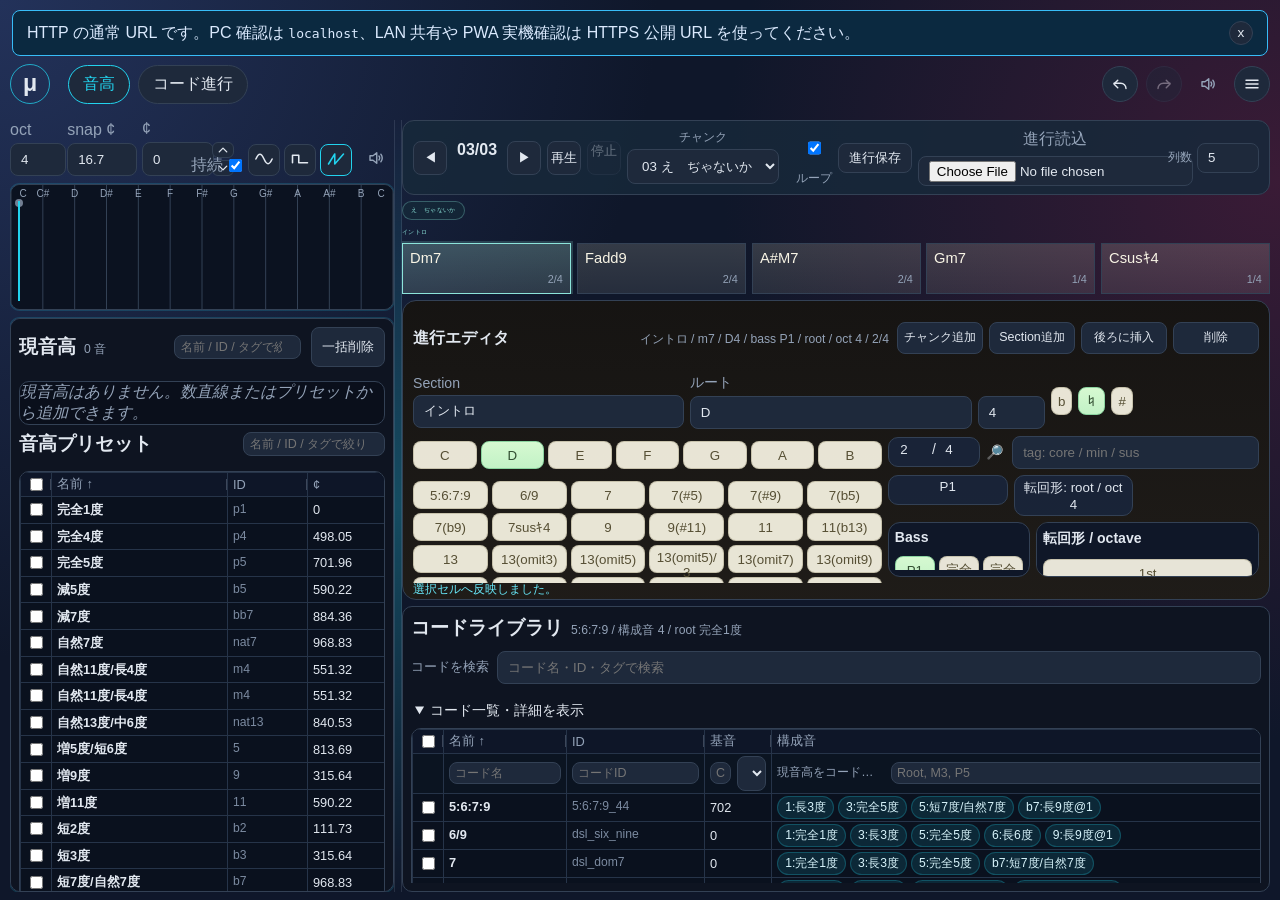
<file: code/index.html>
<!doctype html>
<html lang="ja">
<head>
  <meta charset="UTF-8">
  <meta name="viewport" content="width=device-width, initial-scale=1.0">
  <meta name="theme-color" content="#1f2937">
  <title>μChordbot</title>
  <link rel="manifest" href="./manifest.webmanifest">
  <link rel="icon" href="./icons/icon-192.svg" type="image/svg+xml">
  <link rel="apple-touch-icon" href="./icons/icon-192.svg">
  <link rel="stylesheet" href="./styles.css">
</head>
<body>
  <div id="runtimeWarning" class="runtime-warning hidden" role="alert" aria-live="polite">
    <div id="runtimeWarningMessage" class="runtime-warning-message"></div>
    <button id="runtimeWarningCloseBtn" type="button" class="notice-close" aria-label="close">x</button>
  </div>
  <div id="pwaPrompt" class="pwa-prompt hidden" aria-live="polite">
    <div id="pwaPromptMessage" class="pwa-prompt-message"></div>
    <div class="pwa-prompt-actions">
      <button id="pwaPromptCloseBtn" type="button" class="notice-close" aria-label="close">x</button>
      <button id="installPwaBtn" type="button" hidden>アプリを追加</button>
    </div>
  </div>

  <header class="topbar">
    <div class="brand-nav">
      <h1 class="brand-title">μChordbot</h1>
      <nav class="view-nav" aria-label="画面切替">
        <button type="button" data-view="pitch" class="active">音高</button>
        <button type="button" data-view="progression">コード進行</button>
        <button type="button" data-view="settings">設定</button>
      </nav>
    </div>
    <div class="history-buttons">
      <button id="undoBtn" type="button">元に戻す</button>
      <button id="redoBtn" type="button">やり直す</button>
      <label class="master-volume-inline" title="Master 音量">
        <span class="master-volume-icon" aria-hidden="true">Vol</span>
        <input id="masterVolumeInput" type="range" min="0" max="1" step="0.01" value="0.3" aria-label="Master Volume">
      </label>
    </div>
  </header>

  <main>
    <section id="view-pitch" class="view active">
      <div class="pitch-toolbar">
        <div class="controls-grid pitch-controls">
          <label>オクターブ
            <input id="octaveInput" type="number" min="-2" max="9" step="1" value="4">
          </label>
          <label>スナップ cent
            <input id="snapCentInput" type="number" min="0" max="600" step="0.001" value="16.666">
          </label>
          <label>cent
            <div class="inline-row inline-row-compact">
              <button id="centDownBtn" type="button">-</button>
              <input id="centInput" type="text" inputmode="decimal" value="0">
              <button id="centUpBtn" type="button">+</button>
            </div>
          </label>
          <label class="visually-hidden">microStep
            <input id="microStepInput" type="number" readonly>
          </label>
        </div>

        <div class="controls-grid pitch-options">
          <label class="sustain-toggle" title="未チェックなら押している間のみ出音">
            <span>持続音</span>
            <input id="sustainModeInput" type="checkbox" checked>
            <span aria-hidden="true">ON</span>
          </label>
          <label>波形
            <select id="waveformSelect">
              <option value="sine">sine</option>
              <option value="square">square</option>
              <option value="sawtooth">sawtooth</option>
            </select>
          </label>
          <label>現音高 音量
            <input id="activeNotesVolumeInput" type="range" min="0" max="1" step="0.01" value="0.5">
          </label>
        </div>
      </div>

      <div class="line-wrap">
        <canvas id="pitchLine" width="1000" height="80" aria-label="pitch line"></canvas>
      </div>

      <section class="panel unified-panel active-notes-panel" aria-label="音高ライブラリ">
        <div class="library-stack">
          <section class="library-block" aria-labelledby="activeNotesHeading">
            <div class="library-block-head">
              <div class="library-title-group">
                <h3 id="activeNotesHeading">現音高</h3>
                <span id="activeNotesSummary" class="panel-note"></span>
              </div>
              <input id="activeNotesFilterInput" type="search" class="table-filter-input" placeholder="名前 / ID / タグで絞り込み" aria-label="現音高を検索">
              <button id="clearActiveNotesBtn" type="button">一括削除</button>
            </div>
            <div id="activeNotesList" class="preset-list scroll-list"></div>
          </section>
          <section class="library-block" aria-labelledby="pitchPresetsHeading">
            <div class="library-block-head">
              <div class="library-title-group">
                <h3 id="pitchPresetsHeading">音高プリセット</h3>
                <span id="pitchPresetStatus" class="status-text" aria-live="polite"></span>
              </div>
              <input id="pitchPresetFilterInput" type="search" class="table-filter-input" placeholder="名前 / ID / タグで絞り込み" aria-label="音高プリセットを検索">
            </div>
            <div class="visually-hidden">
              <input id="pitchPresetIdInput" type="text">
              <input id="pitchPresetNameInput" type="text">
              <input id="pitchPresetShortNameInput" type="text">
              <input id="pitchPresetTagsInput" type="text">
              <textarea id="pitchPresetMemoInput" rows="2"></textarea>
              <button id="savePitchPresetBtn" type="button">音高プリセットを保存</button>
            </div>
            <div id="pitchPresetList" class="preset-list scroll-list"></div>
          </section>
        </div>
      </section>

      <section class="panel unified-panel chord-library-panel">
        <div class="panel-heading">
          <div class="panel-heading-block">
            <h3>コードライブラリ</h3>
            <p id="recallChordSummary" class="panel-note"></p>
          </div>
          <div class="panel-heading-actions">
            <p id="chordStatus" class="status-text" aria-live="polite"></p>
            <p id="recallChordStatus" class="status-text" aria-live="polite"></p>
          </div>
        </div>
        <label class="chord-library-search">コードを検索
          <input id="chordTagFilterInput" type="search" placeholder="コード名・ID・タグで検索" autocomplete="off">
        </label>
        <div class="library-controls-grid visually-hidden">
          <label>コードID
            <input id="chordIdInput" type="text" placeholder="CHORD_MAJ">
          </label>
          <label>コード名
            <input id="chordNameInput" type="text" placeholder="Maj">
          </label>
          <label>タグ
            <input id="chordTagsInput" type="text" placeholder="bright, core">
          </label>
          <label>各音ラベル
            <input id="chordLabelsInput" type="text" placeholder="Root, M3, P5">
          </label>
          <label>基音
            <input id="recallRootTextInput" type="text" inputmode="text" placeholder="D#3">
          </label>
          <label>基音プリセット
            <select id="recallRootPresetSelect"></select>
          </label>
          <label>メモ
            <textarea id="chordMemoInput" rows="2" placeholder="メモ"></textarea>
          </label>
        </div>
        <div class="visually-hidden">
          <select id="chordBaseRootSelect"></select>
          <select id="recallChordSelect"></select>
          <select id="recallRootModeSelect">
            <option value="preset" selected>preset</option>
          </select>
          <input id="recallRootOctaveInput" type="number" value="4">
          <button id="loadChordBtn" type="button">現音高に展開</button>
        </div>
        <div class="inline-row library-actions visually-hidden">
          <button id="saveChordBtn" type="button">現音高から保存</button>
        </div>
        <details id="chordLibraryDetails" class="chord-library-details" open>
          <summary>コード一覧・詳細を表示</summary>
          <div id="chordPresetList" class="preset-list scroll-list"></div>
        </details>
      </section>
    </section>

    <section id="view-progression" class="view">
      <div class="progression-toolbar">
        <button id="progPrevBtn" type="button" aria-label="前のチャンク">◀</button>
        <div id="progCounter" class="progression-counter">00/00</div>
        <button id="progNextBtn" type="button" aria-label="次のチャンク">▶</button>
        <button id="playProgBtn" type="button" aria-label="再生">▶</button>
        <button id="stopProgBtn" type="button" aria-label="停止">■</button>
        <label class="progression-columns">
          <span class="progression-columns-label">チャンク</span>
          <select id="progChunkSelect" aria-label="チャンクを選択"></select>
        </label>
        <button id="progMenuToggleBtn" class="progression-menu-toggle" type="button" aria-label="進行メニューを開く" aria-expanded="false" aria-controls="progToolbarActions">その他</button>
        <div id="progToolbarActions" class="progression-toolbar-actions">
          <label class="inline-check loop-inline">
            <input id="progLoopInput" type="checkbox">
            <span>ループ</span>
          </label>
          <button id="progExportBtn" type="button">進行保存</button>
          <label class="file-pick">
            <span>進行読込</span>
            <input id="progImportFileInput" type="file" accept=".mcbp,.json,application/json,text/plain,application/octet-stream,*/*">
          </label>
          <label class="progression-columns">列数
            <input id="progColumnsSelect" type="number" min="1" max="12" step="1" value="4">
          </label>
        </div>
      </div>

      <div id="progressionGrid" class="progression-grid"></div>

      <section id="progressionEditor" class="progression-editor">
        <div class="progression-editor-header">
          <div class="progression-editor-heading">
            <h3>進行エディタ</h3>
            <p id="progSummary" class="panel-note"></p>
          </div>
          <div class="progression-editor-header-actions">
            <button id="progEditorToggleBtn" class="progression-editor-toggle" type="button" aria-expanded="true" aria-controls="progressionEditorBody">編集</button>
            <div class="progression-actions">
              <button id="addProgChunkBtn" type="button">チャンク追加</button>
              <button id="addProgSectionBtn" type="button">Section追加</button>
              <button id="addProgPartBtn" type="button">挿入</button>
              <button id="deleteProgPartBtn" type="button">削除</button>
            </div>
          </div>
        </div>

        <div id="progressionEditorBody" class="progression-editor-body">
          <div class="progression-root-row">
            <label class="progression-root-inline">
              <span>Section</span>
              <input id="progSectionNameInput" type="text" placeholder="Aメロ / B / サビ">
            </label>
            <label class="progression-root-inline">
              <span>ルート</span>
              <span class="progression-root-combo">
                <input id="progRootNoteInput" type="text" inputmode="text" placeholder="D#" aria-label="root note">
                <input id="progRootOctaveInput" type="number" min="-2" max="9" step="1" value="4" aria-label="octave">
              </span>
            </label>
            <div class="quick-row">
              <button id="progFlatBtn" type="button">b</button>
              <button id="progNaturalBtn" type="button">♮</button>
              <button id="progSharpBtn" type="button">#</button>
            </div>
            <div id="progOctaveButtons" class="quick-grid octave-grid visually-hidden">
              <button type="button" data-octave="2">2</button>
              <button type="button" data-octave="3">3</button>
              <button type="button" data-octave="4">4</button>
              <button type="button" data-octave="5">5</button>
            </div>
          </div>

          <div id="progRootLetterButtons" class="quick-grid root-grid">
            <button type="button" data-note="C">C</button>
            <button type="button" data-note="D">D</button>
            <button type="button" data-note="E">E</button>
            <button type="button" data-note="F">F</button>
            <button type="button" data-note="G">G</button>
            <button type="button" data-note="A">A</button>
            <button type="button" data-note="B">B</button>
          </div>

          <div class="progression-choice-tools">
            <label class="progression-token progression-token-input beat-token">
              <span class="progression-token-label">拍:</span>
              <span class="beat-inline">
                <input id="progBeatsNumeratorInput" type="number" min="1" max="32" step="1" value="4" aria-label="beats numerator">
                <span>/</span>
                <input id="progBeatsDenominatorInput" type="number" min="1" max="32" step="1" value="4" aria-label="beats denominator">
              </span>
            </label>
            <label class="progression-filter-label">🔎
              <input id="progChordTagFilterInput" type="text" placeholder="tag: core / min / sus" aria-label="コード種類を検索">
            </label>
          </div>
          <div id="progChordButtonGrid" class="quick-grid chord-grid" tabindex="0" role="region" aria-label="コード種類の候補"></div>

          <div class="progression-voice-editor">
            <div class="progression-voice-row">
              <label class="progression-token progression-token-input">
                <span class="progression-token-label">Bass:</span>
                <input id="progBassInput" type="text" placeholder="P1 / A#2" aria-label="bass pitch">
              </label>
              <button id="progBassPopoverBtn" type="button" class="progression-token" aria-controls="progBassPopover" aria-expanded="false">Bass候補</button>
              <button id="progInversionPopoverBtn" type="button" class="progression-token">転回形</button>
            </div>

            <div class="progression-popover-row" tabindex="0" role="region" aria-label="Bassと転回形の候補">
              <div id="progBassPopover" class="progression-popover">
                <div class="progression-popover-head">
                  <strong>Bass</strong>
                  <button id="progBassClearBtn" type="button">root</button>
                </div>
                <div id="progBassButtonGrid" class="quick-grid pitch-choice-grid"></div>
              </div>

              <div id="progInversionPopover" class="progression-popover">
                <div class="progression-popover-head">
                  <strong>転回形 / octave</strong>
                </div>
                <div id="progVoicingBandGrid" class="quick-grid voicing-band-grid"></div>
                <div id="progInversionButtonGrid" class="quick-grid inversion-grid"></div>
              </div>
            </div>
          </div>

          <p id="progStatus" class="status-text" aria-live="polite"></p>
        </div>
      </section>
    </section>

    <section id="view-settings" class="view">
      <section class="settings-task-section settings-preferences-panel" aria-label="表示と再生の設定">
        <section class="settings-subgroup" aria-labelledby="settingsListHeading">
          <h3 id="settingsListHeading">一覧の幅</h3>
          <div class="controls-grid settings-input-grid settings-list-grid">
            <label>名前列 rem
              <input id="presetNameWidthInput" type="number" min="3.8" max="24" step="0.1" value="5.8">
            </label>
            <label>ID 列 rem
              <input id="presetShortWidthInput" type="number" min="3.2" max="12" step="0.1" value="3.9">
            </label>
            <label>cent 列 rem
              <input id="presetCentWidthInput" type="number" min="3.2" max="10" step="0.1" value="3.8">
            </label>
            <label>タグ列 rem
              <input id="presetTagWidthInput" type="number" min="3.8" max="18" step="0.1" value="5.8">
            </label>
            <label>メモ列 rem
              <input id="presetMemoWidthInput" type="number" min="4.2" max="20" step="0.1" value="6.8">
            </label>
          </div>
        </section>

        <section class="settings-subgroup" aria-labelledby="settingsCellHeading">
          <h3 id="settingsCellHeading">進行セル</h3>
          <div class="controls-grid settings-input-grid settings-cell-grid">
            <label>コード箱 px
              <input id="progressionCellWidthInput" type="number" min="88" max="220" step="4" value="124">
            </label>
          </div>
        </section>

        <section class="settings-subgroup" aria-labelledby="settingsAudioHeading">
          <h3 id="settingsAudioHeading">音と再生</h3>
          <div class="controls-grid settings-input-grid settings-audio-grid">
            <label>A4 Hz
              <input id="a4HzInput" type="number" min="400" max="500" step="0.01" value="440">
            </label>
            <label>BPM
              <input id="bpmInput" type="number" min="5" max="300" step="1" value="130">
            </label>
            <label>位相
              <select id="phaseModeSelect">
                <option value="reset">頭固定</option>
                <option value="continue">連続</option>
              </select>
            </label>
            <label>丸め単位 cent
              <input id="roundUnitInput" type="number" min="0" max="600" step="0.001" value="0">
            </label>
            <label>丸めモード
              <select id="roundingModeSelect">
                <option value="beforeRoot">beforeRoot</option>
                <option value="afterRoot">afterRoot</option>
              </select>
            </label>
          </div>
          <p class="readout">丸め単位を 0 にすると丸め無効です。</p>
        </section>
      </section>

      <section class="settings-task-section settings-io-panel" aria-labelledby="settingsIoHeading">
        <h3 id="settingsIoHeading">入出力</h3>
        <div class="inline-row settings-actions">
          <button id="exportBtn" type="button">project.mcb を書き出し</button>
          <button id="exportLibraryBtn" type="button">library.mcbl を書き出し</button>
          <button id="retryPersistBtn" type="button" hidden>保存を再試行</button>
          <button id="retryAudioBtn" type="button" hidden>音声を再試行</button>
          <label class="file-pick">
            <span>読み込み</span>
            <input id="importFileInput" type="file" accept=".mcb,.mcbl,.json,application/json,text/plain,application/octet-stream,*/*">
          </label>
        </div>
        <p id="persistenceStatus" class="status-text" aria-live="polite"></p>
        <p id="manageStatus" class="status-text" aria-live="polite"></p>
      </section>

      <section class="settings-task-section settings-runtime-panel" aria-labelledby="settingsRuntimeHeading">
        <div class="settings-status-line">
          <h3 id="settingsRuntimeHeading">アプリ状態</h3>
          <button id="runtimeRefreshBtn" type="button">更新を反映</button>
        </div>
        <p id="runtimeInfoText" class="readout"></p>
      </section>
    </section>
  </main>

  <script src="./pwa-version.js"></script>
  <script type="module" src="./src/app.js"></script>
</body>
</html>
</file>
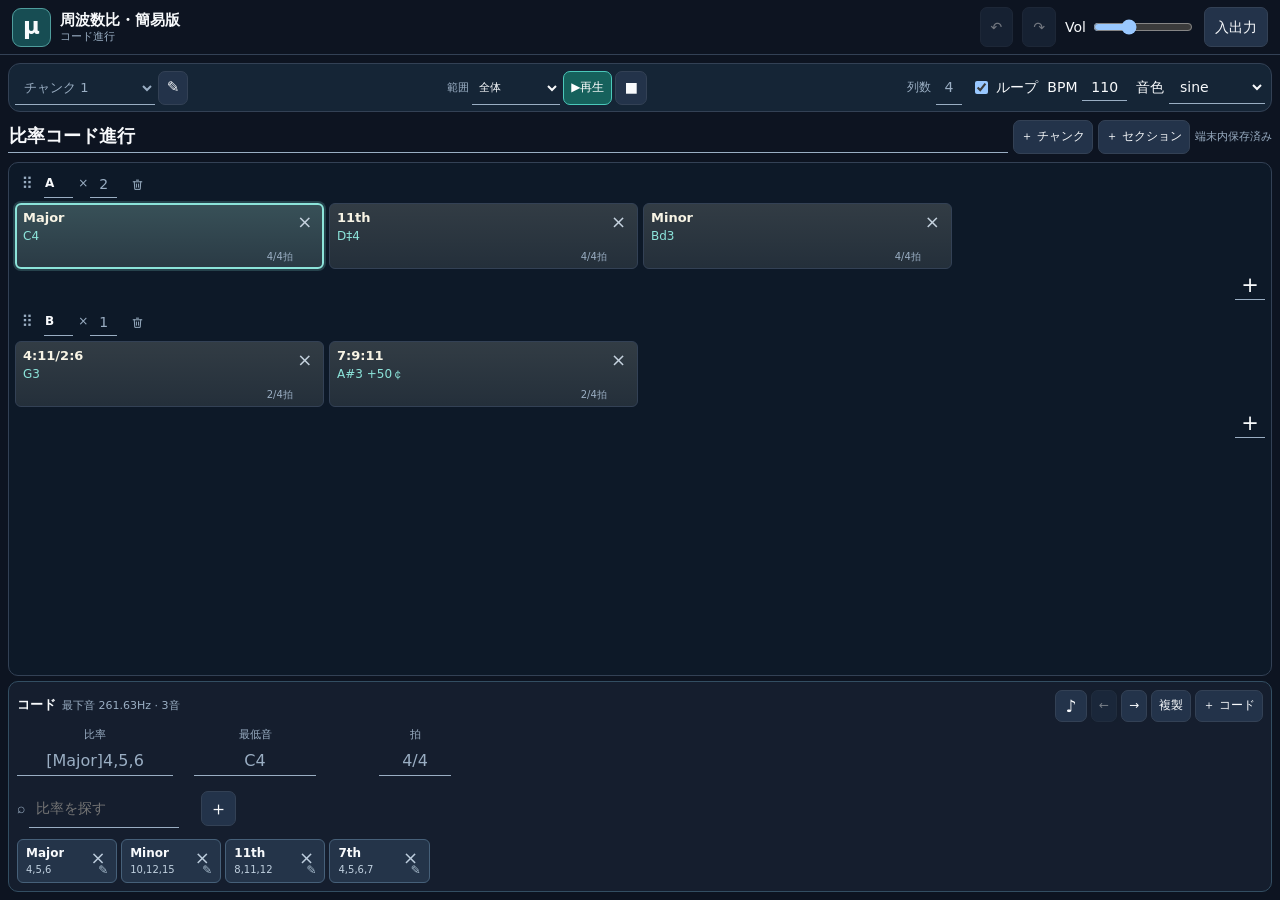
<file: code/ratio-mode/index.html>
<!doctype html>
<html lang="ja">
<head>
  <meta charset="UTF-8">
  <meta name="viewport" content="width=device-width, initial-scale=1.0">
  <meta name="theme-color" content="#1f2937">
  <title>周波数比・簡易版 | μChordbot</title>
  <link rel="stylesheet" href="./style.css">
</head>
<body>
  <!-- Derived from the existing μChordbot code/index.html progression workspace.
       Ratio-domain values and actions are supplied by ratio-mode/app.js. -->
  <div class="app ratio-app">
    <header class="topbar">
      <div class="brand-nav">
        <a class="brand-title ratio-back" href="../" aria-label="μChordbot 通常版に戻る">μ</a>
        <div class="ratio-mode-label"><strong>周波数比・簡易版</strong><small>コード進行</small></div>
      </div>
      <div class="history-buttons">
        <button id="undo" type="button" title="元に戻す" aria-label="元に戻す">↶</button>
        <button id="redo" type="button" title="やり直す" aria-label="やり直す">↷</button>
        <label class="master-volume-inline" title="Master 音量"><span aria-hidden="true">Vol</span>
          <input id="masterVolume" type="range" min="0" max="1" step=".01" value=".3" aria-label="マスター音量">
        </label>
        <button id="openIO" type="button" aria-label="データの入出力" title="データの入出力"><span class="io-label">入出力</span><span class="io-icon" aria-hidden="true">⇅</span></button>
      </div>
    </header>
    <main class="ratio-main">
      <section id="view-progression" class="view active" aria-label="周波数比コード進行">
        <div class="progression-toolbar">
          <div class="progression-section-nav">
            <div class="progression-columns ratio-chunk-jump"><span>チャンク</span><div class="ratio-chunk-field"><select id="chunkJump" aria-label="チャンクを選択"></select><input id="chunkInlineName" type="text" maxlength="64" hidden aria-label="チャンク名をその場で編集" autocomplete="off"><button id="chunkReorderToggle" type="button" aria-label="チャンクを並べ替え" title="チャンクを掴んで移動" aria-controls="chunkOrderPanel" aria-expanded="false" hidden>⠿</button></div></div>
            <div id="chunkOrderPanel" class="ratio-chunk-order-panel" role="group" aria-label="チャンクの順番を変更" hidden></div>
            <button id="renameChunk" type="button" class="ratio-inline-action" title="チャンク名を編集" aria-label="選択チャンクの名前を編集">✎</button>
            <button id="removeChunk" type="button" class="ratio-inline-action danger" title="チャンクを削除（元に戻せます）" aria-label="選択チャンクを削除">×</button>
          </div>
          <div class="progression-transport">
            <label class="ratio-play-scope" title="現在の再生範囲"><span class="ratio-scope-caption">範囲</span><select id="playScope" aria-label="再生する範囲を選択">
              <option value="all">全体</option><option value="chunk">チャンク</option><option value="section">セクション</option>
            </select></label>
            <button id="play" type="button" class="primary" aria-label="選択コードから再生、再度押すと再スタート"><span class="play-icon" aria-hidden="true">▶</span><span class="play-word"> 再生</span></button>
            <button id="stop" type="button" aria-label="再生を停止" title="停止">■</button>
            <button id="progMenuToggleBtn" class="progression-menu-toggle" type="button" aria-label="その他の操作・設定を開く" aria-expanded="false" aria-controls="progToolbarActions">設定</button>
          </div>
          <div id="progToolbarActions" class="progression-toolbar-actions">
            <label class="progression-columns ratio-column-setting">列数 <input id="gridColumns" type="text" inputmode="numeric" readonly value="4" aria-label="コード箱の列数、上下スライド・ダブルタップで編集"><span id="effectiveColumns" class="ratio-effective-columns" hidden aria-live="polite"></span></label>
            <label class="inline-check loop-inline"><input id="loop" type="checkbox" checked><span>ループ</span></label>
            <label>BPM <input id="bpm" type="text" inputmode="numeric" readonly value="110" aria-label="BPM、上下スライド・ダブルタップで編集"></label>
            <label>音色 <select id="wave"><option value="sine">sine</option><option value="square">square</option><option value="sawtooth">sawtooth</option></select></label>
            <label class="mobile-volume">音量 <input id="masterVolumeMobile" type="range" min="0" max="1" step=".01" value=".3" aria-label="マスター音量"></label>
          </div>
        </div>
        <div class="progression-heading-bar">
          <input id="title" type="text" aria-label="進行名" maxlength="120" value="比率コード進行">
          <button id="newChunk" type="button">＋ チャンク</button>
          <button id="newSection" type="button">＋ セクション</button>
          <span id="saveState" role="status">端末内保存</span>
        </div>
        <div id="timeline" class="progression-grid" role="region" aria-label="コード進行一覧" tabindex="0"></div>
        <button id="offscreenPlayback" class="ratio-offscreen-playback" type="button" hidden aria-label="現在の再生コードへ移動"></button>
        <section id="progressionEditor" class="progression-editor editor" aria-label="選択コードの編集">
          <div class="progression-editor-header">
            <div class="progression-editor-heading">
              <h3>コード</h3>
              <p id="hzReadout" class="readout" aria-live="polite"></p>
            </div>
            <div class="progression-editor-header-actions">
              <button id="preview" type="button" aria-label="選択コードの再試聴" title="選択コードを再試聴">♪</button>
              <div class="progression-actions">
                <button id="moveLeft" type="button" title="コードを左へ移動" aria-label="コードを左へ移動">←</button>
                <button id="moveRight" type="button" title="コードを右へ移動" aria-label="コードを右へ移動">→</button>
                <button id="duplicate" type="button" aria-label="選択コードを複製">複製</button>
                <button id="addStep" type="button" aria-label="新しいコードを追加">＋ コード</button>
              </div>
            </div>
          </div>
          <div id="progressionEditorBody" class="progression-editor-body">
            <div class="progression-root-row">
              <label class="ratio-field">比率
                <input id="editExpr" type="text" spellcheck="false" autocomplete="off" placeholder="例 4:11/2:6" title="4:11/2:6 と 8:11:12 は同じ比率。/ は各成分内の分数">
              </label>
              <label class="pitch-field">最低音
                <input id="editPitch" type="text" readonly spellcheck="false" autocomplete="off" placeholder="C4" title="上へ滑らせてC→D→…→B→次のC。左右は50セント刻み。ダブルクリック／ダブルタップで直接入力。" aria-label="最低音、スライドで7×5四分音表、ダブルクリックで直接編集">
              </label>
              <label class="beats-field">拍
                <input id="editBeats" type="text" readonly inputmode="text" autocomplete="off" title="4×4格子を上下左右にスライドして分子／分母を変更。ダブルクリックで直接入力。" aria-label="分子／分母の拍数、上下で分子・左右で分母をスライド、ダブルクリックで直接編集">
              </label>
            </div>
            <div class="progression-choice-tools">
              <label class="progression-filter-label"><span aria-hidden="true">⌕</span>
                <input id="presetSearch" type="search" placeholder="比率を探す" aria-label="比率候補を検索">
              </label>
              <button id="openPresetManager" class="ratio-small-action" type="button" aria-label="名前付き比率を追加" title="[名前]比率をその場で登録">＋</button>
            <div id="presetInlineRow" class="ratio-preset-inline" hidden>
              <input id="presetInlineInput" type="text" autocomplete="off" spellcheck="false" placeholder="[名前]4:11/2:6" aria-label="名前付き比率を [名前]比率 で直接登録・編集">
              <button id="presetInlineCancel" type="button" title="編集を取り消す" aria-label="名前付き比率の編集を取り消す">取消</button>
            </div>
            </div>
            <div id="presetChips" class="quick-grid chord-grid" tabindex="0" role="region" aria-label="周波数比の候補"></div>
            <p id="status" class="status-text" role="status" aria-live="polite"></p>
          </div>
        </section>
      </section>
    </main>
    <div id="pitchFlickPanel" class="pitch-flick-panel" hidden aria-hidden="true">
      <div id="pitchFlickValue" class="pitch-flick-value"></div>
      <div id="pitchFlickGrid" class="pitch-flick-grid" aria-hidden="true"></div>
      <div class="pitch-flick-caption">↑ C→D→…→B→次のC　左右 ±50￠</div>
    </div>
    <div id="beatsFlickPanel" class="pitch-flick-panel beats-flick-panel" hidden aria-hidden="true">
      <div id="beatsFlickValue" class="pitch-flick-value"></div>
      <div id="beatsFlickGrid" class="beats-flick-grid" aria-hidden="true"></div>
      <div class="pitch-flick-caption">縦 分子 ／ 横 分母　離して確定</div>
    </div>
  </div>
  <dialog id="ioDialog" aria-label="コード進行の入出力">
    <div class="dialog-header"><strong>コード進行の入出力</strong><button type="button" id="ioClose" aria-label="閉じる">×</button></div>
    <div class="dialog-options"><label>形式 <select id="ioFormat"><option value="text">進行テキスト</option><option value="json">JSON</option></select></label><button type="button" id="ioExport">表示・コピー用</button><button type="button" id="ioDownload">ファイル保存</button></div>
    <textarea id="ioText" spellcheck="false" rows="14" placeholder="進行データを貼り付け"></textarea>
    <div class="dialog-options"><label class="file-label">ファイル読込 <input id="ioFile" type="file" accept=".json,.txt,application/json,text/plain"></label><button type="button" id="ioImport" class="primary">このデータを読み込む</button></div>
    <p id="ioStatus" role="status"></p>
  </dialog>
  <script type="module" src="./app.js"></script>
</body>
</html>
</file>
<file: code/styles.css>
/* JS controls disclosure via the HTML hidden property across all viewport sizes. */
[hidden] { display: none !important; }
:root {
  --bg: #0f172a;
  --bg-soft: #1e293b;
  --fg: #e2e8f0;
  --muted: #94a3b8;
  --accent: #22d3ee;
  --accent-2: #fb7185;
  --panel: #111827;
  --pitch-name-col: 5.8rem;
  --pitch-id-col: 3.9rem;
  --pitch-cent-col: 3.8rem;
  --pitch-tags-col: 5.8rem;
  --pitch-memo-col: 6.8rem;
  --active-name-col: 5.8rem;
  --active-id-col: 3.9rem;
  --active-cent-col: 3.8rem;
  --active-tags-col: 5.8rem;
  --active-memo-col: 6.8rem;
  --chord-name-col: 5.8rem;
  --chord-id-col: 3.9rem;
  --chord-root-col: 4.2rem;
  --chord-tones-col: 6.8rem;
  --chord-tags-col: 5.8rem;
  --chord-memo-col: 6.9rem;
  --chord-choice-width: 124px;
  --text-compact: clamp(0.75rem, 0.78vw, 0.875rem);
}

* { box-sizing: border-box; }
html,
body {
  height: 100%;
  margin: 0;
  font-family: "Segoe UI", "Noto Sans JP", sans-serif;
  color: var(--fg);
  background:
    radial-gradient(circle at 0% 0%, #23325a 0%, transparent 42%),
    radial-gradient(circle at 100% 20%, #3a1b36 0%, transparent 38%),
    var(--bg);
  overflow: hidden;
}
body {
  min-height: 100vh;
  display: grid;
  grid-template-rows: auto auto auto minmax(0, 1fr);
}

.topbar, main {
  width: min(100vw - 16px, 1760px);
  margin: 0 auto;
  padding: 8px 2px;
}
main {
  min-height: 0;
  height: 100%;
  overflow: hidden;
}
.topbar { display: flex; justify-content: space-between; align-items: center; gap: 12px; }
.brand-nav {
  display: flex;
  align-items: center;
  gap: 18px;
  min-width: 0;
  flex-wrap: wrap;
}
.brand-title {
  width: 40px;
  height: 40px;
  margin: 0;
  border: 1px solid rgba(34, 211, 238, 0.75);
  border-radius: 999px;
  display: grid;
  place-items: center;
  color: var(--fg);
  font-size: 1.45rem;
  font-weight: 800;
  line-height: 1;
  overflow: hidden;
}
.runtime-warning,
.pwa-prompt {
  width: min(1380px, calc(100vw - 24px));
  margin: 10px auto 0;
  border-radius: 8px;
}
.runtime-warning {
  display: flex;
  gap: 10px;
  align-items: flex-start;
  padding: 10px 14px;
  border: 1px solid #f59e0b;
  background: #3b2808;
  color: #fde68a;
  line-height: 1.45;
}
.runtime-warning.hidden { display: none; }
.runtime-warning[data-tone="info"] {
  border-color: #38bdf8;
  background: #0b2940;
  color: #dbeafe;
}
.runtime-warning[data-tone="success"] {
  border-color: #34d399;
  background: #082f25;
  color: #d1fae5;
}
.pwa-prompt {
  padding: 12px 14px;
  border: 1px solid #334155;
  background: rgba(15, 23, 42, 0.92);
  display: flex;
  gap: 12px;
  justify-content: space-between;
  align-items: center;
}
.pwa-prompt.hidden { display: none; }
.pwa-prompt-message { color: var(--fg); line-height: 1.5; }
.pwa-prompt-actions { display: flex; gap: 10px; align-items: center; }
.runtime-warning-message { flex: 1 1 auto; }
.notice-close {
  min-width: 24px;
  width: 24px;
  height: 24px;
  padding: 0;
  border-radius: 999px;
  line-height: 1;
  font-size: 0.85rem;
}

.history-buttons, .inline-row { display: flex; gap: 8px; align-items: center; }
.history-buttons { flex-wrap: wrap; justify-content: flex-end; }
.icon-button {
  width: 36px;
  min-width: 36px;
  height: 36px;
  padding: 0;
  display: inline-grid;
  place-items: center;
  border-radius: 999px;
  color: var(--fg);
}
.icon-button svg {
  display: block;
  width: 18px;
  height: 18px;
  fill: none;
  stroke: currentColor;
  stroke-width: 1.9;
  stroke-linecap: round;
  stroke-linejoin: round;
}
.master-volume-icon svg {
  display: block;
  width: 18px;
  height: 18px;
  fill: none;
  stroke: currentColor;
  stroke-width: 1.9;
  stroke-linecap: round;
  stroke-linejoin: round;
}
.settings-menu-button svg,
.inline-volume-icon svg {
  display: block;
  width: 18px;
  height: 18px;
  fill: none;
  stroke: currentColor;
  stroke-width: 1.9;
  stroke-linecap: round;
  stroke-linejoin: round;
}
.settings-drawer {
  position: fixed;
  top: 58px;
  right: 12px;
  z-index: 50;
  width: min(720px, calc(100vw - 24px));
  height: min(760px, calc(100vh - 72px));
  max-height: calc(100vh - 72px);
  overflow: hidden;
  display: grid;
  grid-template-rows: auto auto minmax(0, 1fr);
  gap: 8px;
  padding: 10px;
  border: 1px solid #334155;
  border-radius: 14px;
  background: rgba(10, 16, 28, 0.97);
  box-shadow: 0 18px 42px rgba(0, 0, 0, 0.38);
}
.settings-drawer[hidden] { display: none; }
.settings-drawer-head,
.settings-drawer-links {
  display: flex;
  align-items: center;
  gap: 6px;
}
.settings-drawer-head { justify-content: space-between; min-height: 36px; }
.settings-drawer-links button {
  flex: 1 1 0;
  min-width: 0;
  min-height: 40px;
  padding: 4px 6px;
  font-size: 0.78rem;
  line-height: 1.2;
  white-space: normal;
}
.settings-drawer-links .settings-ratio-link {
  flex: 1 1 0;
  display: flex;
  align-items: center;
  justify-content: center;
  text-align: center;
  min-width: 0;
  min-height: 40px;
  padding: 4px 6px;
  font-size: 0.78rem;
  line-height: 1.2;
  white-space: normal;
  color: var(--accent);
  text-decoration: none;
  border: 1px solid var(--border, #334155);
  border-radius: 8px;
}
.settings-drawer-links .settings-ratio-link:hover { border-color: var(--accent); }
.settings-drawer-body {
  display: grid;
  grid-auto-rows: max-content;
  align-content: start;
  gap: 8px;
  min-height: 0;
  overflow-y: auto;
  overscroll-behavior: contain;
}
.settings-drawer-body[hidden],
.settings-drawer [data-menu-panel][hidden] {
  display: none !important;
}
.settings-drawer [data-menu-panel] {
  grid-row: 3;
  min-height: 0;
  overflow-y: auto;
  overscroll-behavior: contain;
}
.settings-drawer .panel {
  margin: 0;
  padding: 8px;
}
.settings-drawer .panel-heading { margin-bottom: 6px; }
.settings-task-section {
  display: grid;
  align-content: start;
  gap: 10px;
  min-width: 0;
  padding-bottom: 10px;
  border-bottom: 1px solid rgba(148, 163, 184, 0.24);
}
.settings-task-section:last-child { padding-bottom: 0; border-bottom: 0; }
.settings-task-section > h3,
.settings-subgroup > h3 {
  margin: 0;
  color: var(--fg);
  font-size: 0.9rem;
}
.settings-preferences-panel {
  gap: 12px;
}
.settings-subgroup {
  display: grid;
  align-content: start;
  gap: 6px;
  min-width: 0;
}
.settings-subgroup + .settings-subgroup {
  padding-top: 10px;
  border-top: 1px solid rgba(148, 163, 184, 0.16);
}
.settings-drawer .settings-input-grid {
  display: grid;
  gap: 6px;
  min-width: 0;
}
.settings-drawer .settings-list-grid {
  grid-template-columns: repeat(auto-fit, minmax(88px, 1fr));
}
.settings-drawer .settings-audio-grid {
  grid-template-columns: repeat(auto-fit, minmax(112px, 1fr));
}
.settings-drawer .settings-cell-grid {
  grid-template-columns: minmax(120px, 180px);
}
.settings-input-grid > label {
  min-width: 0;
  font-size: 0.76rem;
}
.settings-input-grid input[type="number"],
.settings-input-grid select {
  width: 100%;
  max-width: 100%;
  min-width: 0;
  font-size: 16px;
}
.settings-input-grid input,
.settings-input-grid select { min-height: 40px; }
.settings-actions {
  display: grid;
  grid-template-columns: repeat(2, minmax(0, 1fr));
  gap: 8px;
}
.settings-actions .file-pick { grid-column: 1 / -1; }
.settings-status-line {
  display: flex;
  align-items: center;
  justify-content: space-between;
  gap: 8px;
}
.settings-status-line h3 { margin: 0; font-size: 0.9rem; }
.settings-runtime-panel .readout { margin: 0; }
.settings-runtime-panel button { min-height: 40px; }

.master-volume-inline {
  width: 36px;
  min-width: 36px;
  height: 36px;
  padding: 0;
  display: inline-grid;
  place-items: center;
}
.master-volume-inline input { width: 112px; padding: 0; border: 0; background: transparent; }
.master-volume-icon { font-size: 1rem; line-height: 1; }
.hover-volume {
  position: relative;
  overflow: visible;
}
.hover-volume input[type="range"] {
  position: absolute;
  left: 50%;
  top: calc(100% + 6px);
  transform: translateX(-50%);
  width: 0;
  opacity: 0;
  pointer-events: none;
  z-index: 10;
}
.hover-volume:hover input[type="range"],
.hover-volume:focus-within input[type="range"] {
  left: 50%;
  top: calc(100% + 6px);
  width: 116px;
  opacity: 1;
  pointer-events: auto;
  transform: translateX(-50%);
}
.active-notes-volume-shell {
  width: 36px;
  min-width: 36px;
}
.inline-check {
  display: inline-flex;
  align-items: center;
  gap: 6px;
  color: var(--muted);
}
button, select, input, textarea {
  background: var(--bg-soft);
  color: var(--fg);
  border: 1px solid #334155;
  border-radius: 8px;
  padding: 8px 10px;
}
textarea { resize: vertical; }
button { cursor: pointer; }
button.active, .view-nav button.active {
  border-color: var(--accent);
  color: var(--accent);
}
button:disabled { opacity: 0.4; cursor: default; }
input[type="range"] { padding: 0; }
input, select, textarea { width: 100%; }
input[type="checkbox"] { width: auto; }

.view-nav { display: flex; gap: 8px; flex-wrap: wrap; }
.view-nav button {
  padding: 8px 14px;
  border-radius: 999px;
  font-size: 0.98rem;
}
.view { display: none; }
.view.active { display: block; min-height: 0; overflow: hidden; animation: fade 180ms ease-out; }

body.workspace-combined main {
  display: grid;
  grid-template-columns:
    minmax(280px, var(--workspace-left-col, clamp(320px, 30vw, 520px)))
    8px
    minmax(0, 1fr);
  grid-template-rows: minmax(0, 1fr);
  gap: 0;
  align-items: stretch;
}
body.workspace-combined #view-pitch.active {
  display: grid;
  grid-column: 1;
  grid-row: 1;
  grid-template-rows: auto auto minmax(0, 1fr);
  gap: 8px;
  min-width: 0;
  min-height: 0;
}
body.workspace-combined #view-progression.active {
  display: grid;
  grid-column: 3;
  grid-row: 1;
  grid-template-columns: minmax(0, 1fr);
  grid-template-rows: auto auto minmax(220px, 0.8fr) minmax(0, 1fr);
  align-items: stretch;
  gap: 6px;
  min-width: 0;
  min-height: 0;
  max-height: 100%;
  overflow: hidden;
}
body.workspace-combined .pitch-toolbar {
  grid-row: 1;
  margin-bottom: 0;
}
body.workspace-combined .line-wrap {
  grid-row: 2;
  height: clamp(104px, 14vh, 138px);
  margin-bottom: 0;
}
body.workspace-combined .active-notes-panel {
  grid-row: 3;
  margin-top: 0;
  max-height: none;
  min-height: 0;
}
body.workspace-combined .progression-editor {
  grid-column: auto;
  grid-row: auto;
  width: 100%;
  max-width: 100%;
  max-height: 38vh;
  overflow: auto;
  margin-top: 0;
  min-width: 0;
}
body.workspace-combined .progression-toolbar {
  grid-column: auto;
  grid-row: auto;
  display: grid;
  grid-template-columns: 34px max-content 34px 34px 34px minmax(90px, 1fr) max-content max-content minmax(180px, 1.5fr) max-content;
  gap: 6px;
  justify-items: start;
  align-items: center;
}
body.workspace-combined .progression-toolbar > button,
body.workspace-combined .progression-counter {
  min-width: 34px;
  width: 34px;
  height: 34px;
  padding: 0;
  justify-self: start;
}
body.workspace-combined #view-progression.active {
  grid-template-rows: auto auto minmax(300px, 1fr) minmax(200px, 1fr);
}
body.workspace-combined .progression-editor {
  display: grid;
  grid-template-rows: auto minmax(0, 1fr);
  min-height: 0;
  overflow: hidden;
}
body.workspace-combined .progression-editor-body {
  display: grid;
  grid-template-columns: minmax(0, 1.2fr) minmax(0, 0.95fr);
  grid-template-rows: auto auto minmax(0, 1fr) auto;
  grid-template-areas:
    "root root"
    "notes tools"
    "chords voices"
    "status status";
  gap: 6px;
  min-width: 0;
  min-height: 0;
  height: 100%;
  max-height: calc(38vh - 3.5rem);
  overflow: hidden;
}
body.workspace-combined .progression-root-row { grid-area: root; grid-column: auto; }
body.workspace-combined #progRootLetterButtons {
  grid-area: notes;
  grid-column: auto;
  grid-row: auto;
  grid-template-columns: repeat(7, minmax(0, 1fr));
  width: 100%;
  justify-self: stretch;
  align-self: start;
}
body.workspace-combined .progression-choice-tools {
  grid-area: tools;
  grid-column: auto;
  grid-row: auto;
  grid-template-columns: max-content minmax(0, 1fr);
  align-self: center;
}
body.workspace-combined .progression-choice-tools > .beat-token,
body.workspace-combined .progression-choice-tools > .progression-filter-label {
  grid-column: auto;
}
body.workspace-combined #progChordButtonGrid {
  grid-area: chords;
  grid-column: auto;
  grid-row: auto;
  width: 100%;
  height: 100%;
  max-height: 240px;
  min-height: 0;
  overflow-y: auto;
  overscroll-behavior-y: contain;
  align-content: start;
}
body.workspace-combined .progression-voice-editor {
  grid-area: voices;
  display: grid;
  grid-template-rows: auto minmax(0, 1fr);
  gap: 6px;
  min-width: 0;
  min-height: 0;
  overflow: hidden;
}
body.workspace-combined .progression-voice-row {
  grid-column: auto;
  grid-row: auto;
  min-width: 0;
  margin: 0;
}
body.workspace-combined .progression-popover-row {
  display: grid;
  grid-column: auto;
  grid-row: auto;
  grid-template-columns: repeat(2, minmax(0, 1fr));
  align-items: stretch;
  min-width: 0;
  min-height: 0;
  height: 100%;
  overflow: auto;
}
body.workspace-combined .progression-popover {
  min-height: 0;
  overflow-y: auto;
  overscroll-behavior-y: contain;
}
body.workspace-combined #progStatus {
  grid-area: status;
  grid-column: auto;
  grid-row: auto;
}
body.workspace-combined .progression-toolbar-actions {
  grid-column: 1 / -1;
  grid-row: 2;
  width: 100%;
}
body.workspace-combined #stopProgBtn {
  display: inline-grid;
}
body.workspace-combined .progression-counter {
  padding-inline: 4px;
  letter-spacing: 0;
}
body.workspace-combined .progression-grid {
  grid-column: auto;
  grid-row: auto;
  min-height: 0;
  max-height: 24vh;
  overflow: auto;
  margin-top: 0;
}
body.workspace-combined .chord-library-panel {
  grid-column: auto;
  grid-row: auto;
  display: grid;
  grid-template-rows: auto auto minmax(0, 1fr);
  margin-top: 0;
  max-height: none;
  min-height: 0;
  overflow: hidden;
}
body.workspace-combined .chord-library-search {
  grid-template-columns: max-content minmax(0, 1fr);
  align-items: center;
  gap: 8px;
  margin-block: 0;
}
body.workspace-combined #chordLibraryDetails {
  display: grid;
  grid-template-rows: auto minmax(0, 1fr);
  min-height: 0;
  overflow: hidden;
}
body.workspace-combined #chordPresetList {
  margin-top: 0;
  min-height: 0;
  max-height: none;
  height: 100%;
  overflow: auto;
}
body.workspace-combined .panel,
body.workspace-combined .line-wrap,
body.workspace-combined .progression-grid,
body.workspace-combined .progression-editor,
body.workspace-combined .scroll-list {
  resize: none;
}
body.workspace-combined .pitch-toolbar,
body.workspace-combined .progression-toolbar,
body.workspace-combined .panel,
body.workspace-combined .progression-editor {
  min-width: 0;
}
.workspace-resizer {
  display: none;
}
body.workspace-combined .workspace-resizer {
  display: block;
  grid-row: 1;
  align-self: stretch;
  min-height: 100%;
  border-inline: 1px solid rgba(148, 163, 184, 0.18);
  cursor: col-resize;
  background:
    linear-gradient(180deg, transparent, rgba(34, 211, 238, 0.28), transparent);
}
body.workspace-combined .workspace-resizer-left { grid-column: 2; }
body.workspace-resizing {
  user-select: none;
  cursor: col-resize;
}
body.workspace-combined .scroll-list {
  max-height: min(56vh, 720px);
  overflow: auto;
}
body.workspace-combined .pitch-toolbar {
  grid-template-columns: minmax(0, 1fr) auto;
}
body.workspace-combined .pitch-controls {
  grid-template-columns: 3.2rem 4.3rem minmax(92px, 1fr);
  gap: 6px;
}
body.workspace-combined .pitch-options {
  grid-template-columns: repeat(3, max-content);
  gap: 6px;
  justify-content: end;
  align-items: end;
}
.waveform-native-label {
  display: none;
}
.waveform-button-group {
  display: inline-flex;
  align-items: end;
  gap: 4px;
}
.waveform-button-group button {
  width: 32px;
  min-width: 32px;
  height: 32px;
  padding: 0;
}
.waveform-button-group svg {
  width: 20px;
  height: 20px;
  fill: none;
  stroke: currentColor;
  stroke-width: 2.5;
  stroke-linecap: round;
  stroke-linejoin: round;
}
.active-notes-volume-inline {
  width: 36px;
  min-width: 36px;
  height: 36px;
  padding: 0;
  display: inline-grid;
  place-items: center;
  color: transparent;
}
.icon-volume-inline { gap: 0; }
.inline-volume-icon {
  display: inline-grid;
  place-items: center;
  color: var(--muted);
}
.active-notes-volume-inline::before { content: none; }
body.workspace-combined .progression-editor {
  font-size: 0.88rem;
}
body.workspace-combined .progression-editor-header {
  display: grid;
  grid-template-columns: minmax(0, 1fr) auto;
  align-items: center;
  gap: 8px;
}
body.workspace-combined .progression-editor-header-actions {
  display: grid;
  grid-template-columns: repeat(4, minmax(0, 1fr));
  gap: 6px;
}
body.workspace-combined .progression-actions {
  display: contents;
}
body.workspace-combined .progression-editor-header-actions button {
  min-height: 32px;
  padding: 4px 6px;
  white-space: nowrap;
  font-size: 0.78rem;
}
 body.workspace-combined .progression-root-row {
  grid-column: 1 / -1;
  grid-template-columns: minmax(84px, 32%) minmax(116px, 42%) auto;
  margin-bottom: 0;
}
body.workspace-combined .progression-voice-row,
body.workspace-combined .progression-popover-row {
  grid-template-columns: minmax(0, 1fr) minmax(0, 0.9fr);
  gap: 6px;
  margin-bottom: 0;
}
body.workspace-combined .progression-voice-row {
  grid-column: auto;
  grid-template-columns: repeat(3, minmax(0, 1fr));
  align-items: start;
}
body.workspace-combined .progression-popover-row {
  grid-column: 1;
  grid-template-columns: minmax(0, 0.78fr) minmax(0, 1.22fr);
}
body.workspace-combined .progression-token {
  min-height: 30px;
  padding: 3px 5px;
  max-width: 9rem;
}
body.workspace-combined .progression-token-label {
  display: none;
}
body.workspace-combined .progression-token-input input {
  width: 100%;
  text-align: center;
}
body.workspace-combined .progression-popover {
  gap: 5px;
  margin-bottom: 0;
  padding: 6px;
  min-width: 0;
}
body.workspace-combined .progression-popover-head {
  gap: 6px;
}
body.workspace-combined #progBassClearBtn {
  display: none;
}
body.workspace-combined .pitch-choice-grid,
body.workspace-combined .inversion-grid {
  grid-template-columns: repeat(auto-fit, minmax(30px, 1fr));
}
body.workspace-combined .pitch-choice-grid {
  max-height: 220px;
  overflow: auto;
}
body.workspace-combined .inversion-grid,
body.workspace-combined .voicing-band-grid,
body.workspace-combined .root-grid {
  grid-template-columns: 1fr;
}
body.workspace-combined .root-grid {
  grid-column: 2;
  grid-row: 2 / span 5;
  align-self: start;
  justify-self: end;
  width: min(3.1rem, 100%);
}
body.workspace-combined .chord-grid {
  grid-column: 1 / -1;
  grid-template-columns: repeat(auto-fit, minmax(64px, 1fr));
}
body.workspace-combined .progression-filter-label,
body.workspace-combined .beat-token,
body.workspace-combined #progStatus {
  grid-column: 1 / -1;
}
body.workspace-combined .quick-grid button,
body.workspace-combined .quick-row button {
  min-height: 28px;
  padding: 4px 6px;
}
body.workspace-combined .beat-token {
  grid-column: 2;
  max-width: 98px;
}
body.workspace-combined .beat-inline {
  grid-template-columns: 2.2rem auto 2.2rem;
}
body.workspace-combined .progression-toolbar-actions {
  display: contents;
}
body.workspace-combined .progression-toolbar-actions > .file-pick {
  display: flex;
  align-items: center;
  gap: 6px;
  min-width: 0;
  white-space: nowrap;
}
body.workspace-combined .progression-toolbar-actions > .file-pick input {
  flex: 1 1 0;
  width: auto;
  min-width: 6rem;
  max-width: none;
  height: 30px;
  min-height: 30px;
}
body.workspace-combined .progression-toolbar-actions > .progression-columns {
  display: flex;
  flex-direction: row;
  align-items: center;
  gap: 5px;
}
body.workspace-combined .progression-toolbar-actions button,
body.workspace-combined .progression-toolbar-actions input,
body.workspace-combined .progression-toolbar-actions select {
  min-height: 30px;
  padding-top: 4px;
  padding-bottom: 4px;
}
body.workspace-combined .progression-columns {
  gap: 5px;
  white-space: nowrap;
}
body.workspace-combined .progression-counter {
  min-width: 46px;
  width: auto;
}
body.workspace-combined[data-workspace-focus="pitch"] .active-notes-panel,
body.workspace-combined[data-workspace-focus="pitch"] .line-wrap {
  box-shadow: 0 0 0 1px rgba(34, 211, 238, 0.18);
}
body.workspace-combined[data-workspace-focus="progression"] .progression-editor,
body.workspace-combined[data-workspace-focus="progression"] .progression-grid {
  box-shadow: 0 0 0 1px rgba(34, 211, 238, 0.18);
}

.pitch-toolbar {
  display: grid;
  grid-template-columns: minmax(0, 1.7fr) minmax(280px, 1fr);
  gap: 8px 12px;
  align-items: end;
  margin-bottom: 8px;
  min-height: 0;
}
.controls-grid {
  display: grid;
  grid-template-columns: repeat(auto-fit, minmax(96px, 1fr));
  gap: 8px 10px;
}
.pitch-controls {
  grid-template-columns: 3.5rem 4.9rem minmax(92px, 1fr) 0;
  align-items: end;
}
.pitch-options {
  grid-template-columns: max-content max-content max-content;
  align-items: center;
  justify-content: start;
}
label { display: flex; flex-direction: column; gap: 4px; color: var(--muted); min-width: 0; }
.readout,
.panel-note,
.status-text,
.preset-id,
.composer-note,
.cell-meta {
  font-size: var(--text-compact);
  line-height: 1.1;
}
.label-lead,
.inline-check,
.progression-columns,
.loop-inline {
  font-size: var(--text-compact);
  line-height: 1.1;
}
.readout {
  color: var(--muted);
  margin: 10px 0;
}
.inline-row-compact input { max-width: 112px; }
#octaveInput { width: 3.5rem; }
#snapCentInput { width: 4.35rem; }
#microStepInput { width: 4.2rem; }
#centInput { width: 4.5rem; }
.input-stepper {
  display: inline-grid;
  grid-template-columns: minmax(0, 1fr) 22px;
  gap: 4px;
  align-items: stretch;
}
.input-stepper input {
  min-width: 0;
}
.input-stepper-buttons {
  display: grid;
  grid-template-rows: repeat(2, 1fr);
  gap: 2px;
}
.stepper-button {
  min-width: 22px;
  width: 22px;
  height: 16px;
  padding: 0;
  display: inline-grid;
  place-items: center;
  border-radius: 6px;
}
.stepper-button svg {
  width: 12px;
  height: 12px;
}
.sustain-toggle {
  display: inline-flex;
  flex-direction: row;
  align-items: center;
  gap: 6px;
  color: var(--muted);
  white-space: nowrap;
}
.sustain-toggle input {
  width: auto;
  margin: 0;
}

.line-wrap {
  position: relative;
  border: 1px solid #334155;
  border-radius: 10px;
  background: var(--panel);
  overflow: hidden;
  resize: both;
  margin-bottom: 12px;
  min-height: 104px;
}
#pitchLine {
  width: 100%;
  height: 100%;
  display: block;
  max-height: none;
  touch-action: none; /* Touch dragging edits pitch rather than scrolling the page. */
}

.panel {
  background: color-mix(in srgb, var(--panel) 85%, black);
  border: 1px solid #334155;
  border-radius: 10px;
  padding: 8px;
  margin-top: 8px;
  overflow: auto;
  resize: both;
}
.panel-heading {
  display: flex;
  justify-content: space-between;
  align-items: baseline;
  gap: 12px;
  flex-wrap: wrap;
}
.panel-heading-actions {
  display: inline-flex;
  align-items: center;
  gap: 10px;
  flex-wrap: wrap;
}
.panel h3, .panel h4 { margin: 0; }
.panel-note, .status-text {
  margin: 0;
  color: var(--muted);
  font-size: 0.76rem;
}
.pitch-lower-grid { display: block; }
.status-text[data-tone="error"] { color: #fda4af; }
.status-text[data-tone="success"] { color: #67e8f9; }
.stack-grid { display: block; }
.subpanel {
  border: 1px solid #334155;
  border-radius: 10px;
  padding: 12px;
  background: rgba(15, 23, 42, 0.72);
}
.compact-grid {
  grid-template-columns: repeat(auto-fit, minmax(84px, max-content));
}
.compact-grid input[type="number"],
.compact-grid select {
  width: min(4.3rem, 100%);
}
.visually-hidden { display: none !important; }

.active-notes-list {
  list-style: none;
  margin: 0;
  padding: 0;
  display: grid;
  gap: 8px;
}
.note-item {
  display: grid;
  grid-template-columns: auto minmax(180px, 1.5fr) minmax(320px, 1fr);
  align-items: start;
  gap: 8px;
  padding: 8px;
  border: 1px solid #334155;
  border-radius: 8px;
  background: rgba(11, 18, 32, 0.72);
}
.note-label {
  padding-top: 9px;
  min-width: 0;
  word-break: break-word;
}
.danger-button {
  min-width: 36px;
  padding: 4px 8px;
  border-color: #be123c;
  color: #fecdd3;
}
.note-preset-editor {
  display: grid;
  grid-template-columns: 74px 74px 70px 88px 88px auto;
  gap: 6px;
  align-items: end;
}
.note-preset-editor input {
  min-width: 0;
  font-size: 0.88rem;
}
.note-preset-editor button {
  min-width: 78px;
  white-space: nowrap;
}

.progression-toolbar {
  display: flex;
  align-items: center;
  gap: 8px;
  padding: 8px 10px;
  border: 1px solid #334155;
  border-radius: 12px;
  background: rgba(23, 41, 58, 0.85);
  min-width: 0;
  overflow: hidden;
}
.progression-toolbar-actions {
  display: flex;
  align-items: center;
  gap: 8px;
  margin-left: auto;
  flex-wrap: wrap;
  min-width: 0;
}
.view#view-progression.active {
  display: grid;
  grid-template-columns: minmax(440px, 1.2fr) minmax(320px, 0.95fr);
  gap: 12px;
  align-items: start;
}
.progression-menu-toggle,
.progression-editor-toggle { display: none; }
.progression-counter {
  min-width: 48px;
  text-align: center;
  font-weight: 700;
  letter-spacing: 0.02em;
}
.progression-columns {
  display: inline-flex;
  align-items: center;
  gap: 8px;
  color: var(--muted);
}
.loop-inline {
  white-space: nowrap;
}
.progression-grid {
  display: grid;
  grid-template-columns: minmax(0, 1fr);
  width: 100%;
  gap: 12px;
  margin-top: 8px;
  grid-column: 2;
  overflow: auto;
  resize: both;
  min-width: 0;
  max-width: 100%;
  min-height: 0;
}
.progression-toolbar { grid-column: 2; }
.progression-chunk {
  display: grid;
  grid-template-columns: minmax(0, 1fr);
  width: 100%;
  gap: 8px;
  min-width: 0;
}
.progression-chunk-grid {
  display: grid;
  width: 100%;
  gap: 6px;
  grid-template-columns: repeat(var(--progression-columns), minmax(0, 1fr));
  justify-content: flex-start;
  max-width: 100%;
  min-width: 0;
  overflow: hidden;
}
.progression-chunk-head,
.progression-section-break {
  color: #8ce4da;
  font-size: clamp(0.34rem, 0.5vw, 0.56rem);
  letter-spacing: 0.06em;
}
.progression-chunk-head {
  display: inline-flex;
  align-items: center;
  width: fit-content;
  padding: 4px 8px;
  border: 1px solid rgba(140, 228, 218, 0.3);
  border-radius: 999px;
  background: rgba(20, 48, 57, 0.46);
  cursor: text;
}
.progression-section-break {
  cursor: text;
}
.progression-section-break,
.progression-chunk-head {
  grid-column: 1 / -1;
}
.progression-cell {
  position: relative;
  width: 100%;
  min-width: 0;
  min-height: 42px;
  padding: 6px 7px;
  border: 1px solid #334155;
  border-radius: 0;
  background:
    linear-gradient(180deg, rgba(255, 247, 214, 0.1), rgba(255, 247, 214, 0.04)),
    rgba(247, 242, 226, 0.06);
  display: flex;
  flex-direction: column;
  justify-content: start;
  gap: 6px;
  text-align: left;
  overflow: hidden;
  contain: layout paint;
}
.progression-cell.active {
  border-color: #8ce4da;
  box-shadow: 0 0 0 2px rgba(140, 228, 218, 0.2);
  background:
    linear-gradient(180deg, rgba(164, 255, 235, 0.18), rgba(164, 255, 235, 0.08)),
    rgba(247, 242, 226, 0.08);
}
.progression-cell.playing {
  border-color: #fb7185;
  box-shadow: 0 0 0 1px rgba(251, 113, 133, 0.35);
}
.progression-cell.reorder-source {
  border-color: #fbbf24;
  box-shadow: 0 0 0 2px rgba(251, 191, 36, 0.28);
  opacity: 0.9;
}
.progression-cell.drop-before::before,
.progression-cell.drop-after::after {
  content: "";
  position: absolute;
  inset: 8px auto 8px 0;
  width: 4px;
  border-radius: 999px;
  background: #8ce4da;
}
.progression-cell.drop-after::after { inset: 8px 0 8px auto; }
.cell-section {
  color: #8ce4da;
  font-size: 0.7rem;
  text-transform: uppercase;
  letter-spacing: 0.08em;
}
.cell-title {
  font-size: clamp(0.72rem, 1.15vw, 0.92rem);
  font-weight: 500;
  color: #f8f4e5;
  white-space: normal;
  overflow: hidden;
  overflow-wrap: anywhere;
  line-height: 1.15;
}
.cell-meta {
  color: var(--muted);
  font-size: 0.68rem;
  line-height: 1.25;
  white-space: nowrap;
  text-transform: lowercase;
  margin-top: auto;
  justify-self: end;
  align-self: end;
}
.progression-editor {
  grid-column: 1;
  grid-row: 1 / span 2;
  margin-top: 0;
  padding: 10px;
  border: 1px solid #334155;
  border-radius: 14px;
  background: linear-gradient(180deg, rgba(22, 20, 18, 0.98), rgba(31, 28, 24, 0.98));
  overflow: visible;
  resize: none;
}
.progression-editor-header {
  display: flex;
  justify-content: space-between;
  gap: 12px;
  align-items: center;
}
.progression-editor-heading { display: grid; gap: 4px; }
body.workspace-combined .progression-editor-heading,
body.workspace-combined .chord-library-panel .panel-heading-block {
  grid-template-columns: auto minmax(0, 1fr);
  align-items: baseline;
  gap: 8px;
}
body.workspace-combined .progression-editor-heading .panel-note,
body.workspace-combined .chord-library-panel .panel-note {
  justify-self: end;
  text-align: right;
}
.progression-editor-header-actions {
  display: flex;
  align-items: center;
  gap: 10px;
}
.progression-editor-body { margin-top: 8px; }
.progression-choice-tools {
  display: grid;
  grid-template-columns: max-content minmax(0, 1fr);
  gap: 6px;
  align-items: center;
  min-width: 0;
}
.progression-choice-tools > .progression-filter-label { min-width: 0; }
.progression-choice-tools > .progression-filter-label input {
  width: 100%;
  min-width: 0;
}
.progression-root-row {
  display: grid;
  grid-template-columns: minmax(110px, 148px) minmax(132px, 172px) auto;
  gap: 6px;
  align-items: center;
  margin-bottom: 8px;
}
.progression-root-inline {
  min-width: 0;
  gap: 4px;
}
.progression-root-combo {
  display: inline-grid;
  grid-template-columns: minmax(0, 1fr) 4.2rem;
  gap: 6px;
  align-items: center;
}
.progression-root-combo input { min-width: 0; }
#progRootNoteInput {
  min-width: 0;
}
.progression-voice-row #progBassPopoverBtn { display: none; }
.progression-voice-row {
  display: grid;
  grid-template-columns: repeat(2, minmax(0, max-content));
  gap: 6px;
  align-items: center;
  margin-bottom: 8px;
}
.progression-token {
  display: inline-flex;
  align-items: center;
  gap: 6px;
  min-height: 30px;
  padding: 4px 6px;
  border: 1px solid #334155;
  border-radius: 10px;
  background: rgba(25, 37, 59, 0.9);
  color: var(--fg);
}
.progression-token-input input {
  width: 3.4rem;
  min-width: 0;
  padding: 0;
  border: 0;
  background: transparent;
}
.progression-popover-row {
  display: grid;
  grid-template-columns: repeat(2, minmax(0, 1fr));
  gap: 8px;
  align-items: start;
}
.beat-token {
  max-width: 104px;
}
.beat-inline {
  display: inline-grid;
  grid-template-columns: 2.25rem auto 2.25rem;
  gap: 3px;
  align-items: center;
}
.beat-inline input {
  width: 100%;
}
.progression-token-label {
  color: var(--muted);
  font-size: clamp(0.34rem, 0.5vw, 0.56rem);
}
.progression-popover {
  display: grid;
  gap: 6px;
  margin-bottom: 8px;
  padding: 8px;
  border: 1px solid #334155;
  border-radius: 12px;
  background: rgba(15, 23, 42, 0.92);
}
.progression-popover.active {
  border-color: rgba(140, 228, 218, 0.62);
  box-shadow: 0 0 0 1px rgba(140, 228, 218, 0.16);
}
.progression-popover-head {
  display: flex;
  align-items: center;
  justify-content: space-between;
  gap: 8px;
}
.pitch-choice-grid,
.inversion-grid {
  grid-template-columns: repeat(auto-fit, minmax(48px, max-content));
  justify-content: flex-start;
}
.voicing-band-grid {
  grid-template-columns: repeat(3, minmax(0, 1fr));
}
.voicing-band-grid.hidden {
  display: none;
}
.quick-row { display: flex; gap: 6px; }
.quick-grid {
  display: grid;
  gap: 4px;
  margin-top: 6px;
}
.root-grid { grid-template-columns: repeat(7, minmax(0, 38px)); }
.octave-grid { grid-template-columns: repeat(4, minmax(0, 1fr)); margin-top: 0; }
.chord-grid {
  grid-template-columns: repeat(auto-fit, minmax(min(100%, var(--chord-choice-width)), var(--chord-choice-width)));
  justify-content: flex-start;
}
.quick-grid button,
.quick-row button {
  min-height: 32px;
  padding: 4px 6px;
  background: rgba(250, 247, 230, 0.92);
  color: #564f34;
  border-color: rgba(138, 129, 96, 0.35);
  overflow-wrap: anywhere;
}
.quick-grid button.active,
.quick-row button.active {
  background: linear-gradient(180deg, #d6f9d1, #c2f2c6);
  color: #314d31;
  border-color: #8bd39f;
}
.progression-actions {
  display: flex;
  gap: 10px;
  justify-content: flex-end;
}
.progression-filter-label {
  display: inline-flex;
  flex-direction: row;
  align-items: center;
  gap: 8px;
  color: var(--muted);
}
.progression-filter-label input {
  min-width: min(100%, 22rem);
}

.preset-list {
  margin-top: 8px;
  overflow-x: auto;
}
.chord-library-search {
  display: grid;
  grid-template-columns: minmax(0, 1fr);
  gap: 4px;
  margin-block: 8px;
  font-size: 0.82rem;
}
.chord-library-search input {
  width: 100%;
  min-width: 0;
}
.chord-library-details > summary {
  cursor: pointer;
  padding: 8px 4px;
  color: var(--fg);
  font-size: 0.86rem;
}
.chord-library-details > summary:focus-visible { outline: 2px solid var(--accent); }
.chord-library-details > .scroll-list { margin-top: 4px; }
.scroll-list {
  max-height: min(70vh, 720px);
  overflow: auto;
  border: 1px solid #334155;
  border-radius: 10px;
  background: rgba(8, 13, 24, 0.6);
  resize: none;
}
.preset-table {
  width: max-content;
  min-width: 100%;
  border-collapse: collapse;
  font-size: 0.8rem;
  table-layout: fixed;
}
.preset-table th,
.preset-table td {
  padding: 2px 5px;
  border: 1px solid #263449;
  vertical-align: middle;
  text-align: left;
  white-space: nowrap;
  overflow: hidden;
  text-overflow: ellipsis;
}
.preset-table th {
  position: relative;
  color: var(--muted);
  font-weight: 500;
  white-space: nowrap;
  background: rgba(15, 23, 42, 0.92);
}
.preset-table th[data-sort] {
  cursor: pointer;
  user-select: none;
}
.preset-table th:first-child,
.preset-table td:first-child {
  width: 28px;
  text-align: center;
}
.preset-table[data-table-kind="pitch"] .col-name { width: var(--pitch-name-col); }
.preset-table[data-table-kind="pitch"] .col-id { width: var(--pitch-id-col); }
.preset-table[data-table-kind="pitch"] .col-cent { width: var(--pitch-cent-col); }
.preset-table[data-table-kind="pitch"] .col-tags { width: var(--pitch-tags-col); }
.preset-table[data-table-kind="pitch"] .col-memo { width: var(--pitch-memo-col); }
.preset-table[data-table-kind="active"] .col-name { width: var(--active-name-col); }
.preset-table[data-table-kind="active"] .col-id { width: var(--active-id-col); }
.preset-table[data-table-kind="active"] .col-cent { width: var(--active-cent-col); }
.preset-table[data-table-kind="active"] .col-tags { width: var(--active-tags-col); }
.preset-table[data-table-kind="active"] .col-memo { width: var(--active-memo-col); }
.preset-table[data-table-kind="chord"] .col-name { width: var(--chord-name-col); }
.preset-table[data-table-kind="chord"] .col-id { width: var(--chord-id-col); }
.preset-table[data-table-kind="chord"] .col-root { width: var(--chord-root-col); }
.preset-table[data-table-kind="chord"] .col-tones { width: var(--chord-tones-col); }
.preset-table[data-table-kind="chord"] .col-tags { width: var(--chord-tags-col); }
.preset-table[data-table-kind="chord"] .col-memo { width: var(--chord-memo-col); }
.column-resize-handle {
  position: absolute;
  top: 0;
  right: -3px;
  width: 7px;
  height: 100%;
  cursor: col-resize;
  z-index: 2;
}
.column-resize-handle::after {
  content: "";
  position: absolute;
  top: 25%;
  right: 3px;
  width: 1px;
  height: 50%;
  background: rgba(148, 163, 184, 0.35);
}
.preset-table tbody tr {
  background: rgba(11, 18, 32, 0.72);
  cursor: pointer;
}
.preset-table tbody tr:hover {
  background: rgba(20, 34, 56, 0.88);
}
.preset-table tbody tr.is-active {
  background: rgba(34, 211, 238, 0.12);
}
.preset-id {
  color: #7c8ba1;
  font-size: 0.76rem;
  text-transform: lowercase;
  white-space: nowrap;
}
.preset-main {
  display: flex;
  align-items: center;
  gap: 6px;
  min-width: 0;
}
.preset-name {
  color: var(--fg);
  font-weight: 600;
  line-height: 1.2;
  overflow: hidden;
  text-overflow: ellipsis;
  white-space: nowrap;
}
.preset-sub {
  color: var(--muted);
  font-size: 0.84rem;
  overflow: hidden;
  text-overflow: ellipsis;
  white-space: nowrap;
}
.preset-inline-input,
.preset-inline-textarea {
  width: 100%;
  min-width: 0;
  padding: 3px 5px;
  font-size: 0.78rem;
}
.preset-inline-textarea {
  min-height: 38px;
  resize: vertical;
}
.preset-inline-actions {
  display: flex;
  gap: 6px;
  flex-wrap: nowrap;
  align-items: center;
}
.preset-inline-actions button {
  flex: 0 0 auto;
  padding: 5px 8px;
  font-size: 0.8rem;
}
.tag-chip-list {
  display: flex;
  flex-wrap: nowrap;
  gap: 4px;
}
.tag-chip {
  display: inline-flex;
  align-items: center;
  padding: 2px 7px;
  border: 1px solid transparent;
  border-radius: 999px;
  font-size: 0.78rem;
  line-height: 1.25;
  color: #e5eefc;
  white-space: nowrap;
}
.tone-chip-list {
  display: flex;
  flex-wrap: nowrap;
  gap: 4px;
  overflow: hidden;
  min-width: 0;
}
.tone-chip {
  display: inline-flex;
  align-items: center;
  padding: 2px 7px;
  border-radius: 999px;
  background: rgba(34, 211, 238, 0.12);
  border: 1px solid rgba(34, 211, 238, 0.24);
  color: #d8f4fb;
  font-size: 0.76rem;
  white-space: nowrap;
  flex: 0 0 auto;
}
.unified-panel {
  display: grid;
  gap: 10px;
}
.library-stack,
.panel-heading-block,
.library-block {
  display: grid;
  gap: 6px;
}
.library-stack {
  grid-template-rows: auto auto;
}
.library-block-head {
  display: flex;
  justify-content: space-between;
  align-items: center;
  gap: 10px;
  flex-wrap: wrap;
}
.library-title-group {
  display: inline-flex;
  align-items: baseline;
  gap: 8px;
  min-width: 0;
  flex: 1 1 auto;
}
.library-title-group .panel-note,
.library-title-group .status-text {
  min-width: 0;
}
.active-notes-panel #clearActiveNotesBtn {
  min-height: 40px;
}
.table-filter-input {
  flex: 1 1 10ch;
  min-width: 0;
  max-width: 22rem;
  font-size: 0.78rem;
  padding: 4px 6px;
}
.compact-danger {
  min-height: 28px;
  padding: 3px 7px;
  font-size: 0.74rem;
  color: #fecaca;
  border-color: rgba(251, 113, 133, 0.35);
}
.bulk-edit-bar {
  display: flex;
  align-items: center;
  gap: 6px;
  flex-wrap: wrap;
  margin-top: 6px;
  padding-top: 6px;
  border-top: 1px solid rgba(51, 65, 85, 0.45);
}
.bulk-edit-count {
  color: var(--muted);
  font-size: 0.72rem;
  white-space: nowrap;
}
.bulk-edit-input {
  width: min(12rem, 100%);
  min-height: 28px;
  padding: 4px 8px;
  border-radius: 8px;
  border: 1px solid #334155;
  background: rgba(30, 41, 59, 0.92);
  color: var(--fg);
}
[data-bulk-kind="active"] .bulk-edit-input {
  width: 7rem;
}
.library-controls-grid {
  display: grid;
  grid-template-columns: repeat(6, minmax(92px, 1fr));
  gap: 8px;
  align-items: start;
}
.library-controls-grid label:last-child {
  grid-column: span 2;
}
.library-actions {
  justify-content: flex-start;
}
.active-notes-table .preset-table td:first-child {
  width: 22px;
  text-align: center;
}
.active-note-remove {
  min-width: 16px;
  width: 16px;
  height: 16px;
  padding: 0;
  border: 0;
  background: transparent;
  color: #fb7185;
  font-size: 0.7rem;
  line-height: 1;
  position: static;
  display: inline-grid;
  place-items: center;
  margin: 0 auto;
}
.active-notes-table .preset-table th:nth-child(2),
.active-notes-table .preset-table td:nth-child(2) {
  text-align: center;
}
.active-note-remove:hover {
  color: #fda4af;
}
.preset-table col.col-select { width: 1.8rem; }
.preset-table col.col-remove { width: 1.6rem; }
.preset-table col.col-name-input { width: 8rem; }
.preset-table col.col-actions { width: 6rem; }
.preset-table .composer-row {
  cursor: default;
  background: rgba(12, 20, 34, 0.96);
}
.preset-table .composer-row:hover {
  background: rgba(12, 20, 34, 0.96);
}
.composer-stack {
  display: flex;
  align-items: center;
  gap: 6px;
  min-width: 0;
  flex-wrap: nowrap;
}
.composer-note {
  color: var(--muted);
  font-size: 0.76rem;
  white-space: nowrap;
  overflow: hidden;
  text-overflow: ellipsis;
}
.preset-inline-select {
  width: 100%;
  background: var(--bg-soft);
  color: var(--fg);
  border: 1px solid #334155;
  border-radius: 8px;
  padding: 8px 10px;
}
.composer-row .preset-inline-textarea {
  min-height: 28px;
  max-height: 28px;
  resize: none;
}
.composer-row .preset-inline-actions {
  flex: 0 0 auto;
}
.composer-row td {
  white-space: nowrap;
}
.empty-state { color: var(--muted); font-style: italic; }
.grid-placeholder {
  min-height: 160px;
  border: 1px dashed #475569;
  border-radius: 10px;
  display: grid;
  place-items: center;
  color: var(--muted);
  background: #0b1220;
}

@keyframes fade {
  from { opacity: 0; transform: translateY(2px); }
  to { opacity: 1; transform: translateY(0); }
}

.active-notes-volume-inline::before { content: none; }

@media (max-width: 1080px) {
  .pitch-toolbar { grid-template-columns: 1fr; }
  .pitch-lower-grid,
  .stack-grid { grid-template-columns: 1fr; }
  .library-controls-grid { grid-template-columns: repeat(2, minmax(0, 1fr)); }
  .note-item { grid-template-columns: auto 1fr; }
  .note-preset-editor {
    grid-column: 1 / -1;
    grid-template-columns: repeat(2, minmax(120px, 1fr));
  }
}

/* Full three-pane editing is desktop-only. Tablet layouts retain one selected
   view and normal page scroll instead of three narrow independent panes. */
@media (max-width: 1199px) {
  html,
  body {
    height: auto;
    min-height: 100%;
    overflow-x: clip;
    overflow-y: auto;
  }
  body {
    display: block;
    min-height: 100dvh;
  }
  main {
    height: auto;
    min-height: 0;
    overflow: visible;
    padding-bottom: 24px;
  }
  .view.active {
    overflow: visible;
  }
  /* Narrow tablet and landscape-phone widths keep one linear editing flow. */
  .view#view-progression.active { display: block; min-width: 0; }
  /* Preserve the full chord catalog while keeping the editor's other controls
     within reach on touch-sized workspaces. */
  #view-progression .chord-grid {
    min-height: 160px;
    max-height: clamp(160px, 34dvh, 280px);
    overflow-y: auto;
    overscroll-behavior: contain;
    align-content: start;
  }
}
/* Wider tablets: the selected progression editor and its overview/library
   occupy two deliberately sized columns, not a compressed desktop tri-pane. */
@media (min-width: 820px) and (max-width: 1199px) {
  .view#view-progression.active {
    display: grid;
    grid-template-columns: minmax(0, 1.14fr) minmax(0, 0.86fr);
    gap: 10px;
    align-items: start;
  }
  .view#view-progression .progression-editor { min-width: 0; max-width: 100%; }
  .view#view-progression .progression-editor-header { flex-wrap: wrap; }
  .view#view-progression .progression-editor-header-actions { flex-wrap: wrap; }
  .view#view-progression .progression-toolbar { flex-wrap: wrap; }
  .view#view-progression .progression-grid { min-width: 0; overflow-x: auto; }
  .view#view-progression .chord-library-panel { min-width: 0; }
}
/* Phone-specific interaction density; JS compact-menu breakpoint is 640px. */
@media (max-width: 640px) {
  /* Very narrow phones retain two bands so navigation and edit actions keep
     their touch targets. Wider phones combine them into one working toolbar. */
  .topbar {
    display: grid;
    grid-template-columns: minmax(0, 1fr);
    grid-template-rows: auto auto;
    align-items: center;
    gap: 4px;
    padding-block: 4px;
  }
  .brand-nav {
    width: 100%;
    min-width: 0;
    display: grid;
    grid-template-columns: 36px minmax(0, 1fr);
    align-items: center;
    gap: 6px;
  }
  .brand-title { width: 36px; height: 36px; font-size: 1.15rem; }
  .view-nav {
    width: 100%;
    min-width: 0;
    display: grid;
    grid-template-columns: repeat(2, minmax(0, 1fr));
    gap: 6px;
  }
  .view-nav button { min-width: 0; min-height: 40px; padding: 5px 6px; font-size: 0.9rem; }
  .history-buttons {
    width: 100%;
    min-width: 0;
    display: grid;
    grid-template-columns: 40px 40px minmax(0, 1fr) 40px;
    align-items: center;
    justify-content: stretch;
    gap: 6px;
  }
  .history-buttons .icon-button { width: 40px; min-width: 40px; height: 40px; }
  .history-buttons .settings-menu-button { grid-column: 4; }
  .master-volume-inline {
    width: 100%;
    min-width: 0;
    justify-content: flex-start;
    gap: 5px;
  }
  .master-volume-inline input { flex: 1 1 auto; width: 100%; min-width: 0; max-width: none; }
  .pwa-prompt { flex-direction: column; align-items: flex-start; }
  .panel-heading { align-items: flex-start; flex-direction: column; }
  .panel-heading-actions { width: 100%; justify-content: space-between; }
  .inline-row { flex-wrap: wrap; }
  /* Pitch editing keeps tuning inputs adjacent; sound options form one compact
     second band immediately above the directly manipulated pitch line. */
  .pitch-toolbar {
    grid-template-columns: minmax(0, 1fr);
    gap: 6px;
    margin-bottom: 6px;
    align-items: start;
  }
  .controls-grid,
  .compact-grid { grid-template-columns: 1fr; }
  .pitch-controls {
    grid-template-columns: minmax(56px, 0.64fr) minmax(78px, 0.89fr) minmax(104px, 1.18fr);
    align-items: end;
    gap: 6px;
  }
  .pitch-controls > label { min-width: 0; }
  .pitch-controls input { max-width: 100%; }
  .pitch-options {
    grid-template-columns: minmax(0, 1fr) minmax(72px, 1fr) minmax(0, 1.15fr);
    align-items: end;
    gap: 6px;
    min-width: 0;
  }
  .pitch-options > label { min-width: 0; }
  .pitch-options select,
  .pitch-options input[type="range"] { min-width: 0; max-width: 100%; }
  /* Keep search usable by touch and prevent iOS Safari focus auto-zoom. */
  .table-filter-input { min-height: 40px; font-size: max(16px, 0.78rem); }
  .active-notes-panel #activeNotesFilterInput {
    order: 3;
    flex: 1 1 140px;
    min-width: 140px;
    max-width: none;
  }
  .active-notes-panel #clearActiveNotesBtn {
    order: 2;
  }
  .active-notes-panel .library-block:last-child .library-title-group {
    flex: 0 1 auto;
  }
  .active-notes-panel #pitchPresetFilterInput {
    flex: 1 1 140px;
    min-width: 140px;
    max-width: none;
  }
  /* The canvas uses height:100%; give its parent a definite height so the
     canvas fills the full touch surface instead of shrinking to its ratio. */
  #view-pitch .line-wrap { min-height: 118px; height: 118px; }
  .library-controls-grid { grid-template-columns: 1fr; }
  .sustain-toggle { min-height: 40px; }
  .view#view-progression.active { display: block; }
  .progression-chunk-grid { grid-template-columns: repeat(var(--progression-columns), minmax(0, 1fr)); }
  .progression-toolbar { flex-wrap: wrap; align-items: flex-start; }
  /* JS-owned hidden controls menu visibility; CSS owns only its layout. */
  .progression-toolbar-actions {
    width: 100%;
    margin-left: 0;
    flex-wrap: wrap;
  }
  .progression-menu-toggle,
  .progression-editor-toggle {
    display: inline-flex;
    align-items: center;
    justify-content: center;
  }
  .progression-root-row { grid-template-columns: 1fr; }
  .progression-editor-header { flex-direction: column; align-items: flex-start; }
  .progression-editor-header-actions { width: 100%; justify-content: space-between; }
  .progression-actions { flex: 1 1 auto; justify-content: flex-end; }
  /* The editor disclosure is controlled solely by the HTML hidden state. */
  .progression-voice-row,
  .progression-popover-row { grid-template-columns: 1fr; }
  .root-grid, .chord-grid { grid-template-columns: repeat(2, minmax(0, 1fr)); }
  .progression-cell.drop-before::before,
  .progression-cell.drop-after::after {
    inset: 0 8px auto 8px;
    width: auto;
    height: 4px;
  }
  .progression-cell.drop-after::after { inset: auto 8px 0 8px; }
  .note-item { grid-template-columns: auto 1fr; }
  .note-preset-editor { grid-template-columns: 1fr; }
  .preset-table { min-width: 620px; }
  .scroll-list { max-height: none; }

  /* Mobile progression workspace, maintained in this same <=640px cascade.
     Later rules intentionally override the initial mobile density defaults. */
  #view-progression.view.active {
    display: flex;
    flex-direction: column;
    min-width: 0;
    gap: 6px;
    padding-inline: 0;
  }
  #view-progression .progression-toolbar {
    position: sticky;
    top: 0;
    z-index: 8;
    display: grid;
    grid-template-columns: repeat(7, 40px);
    align-items: center;
    justify-content: start;
    gap: 1px;
    min-width: 0;
    padding: 5px 4px;
    background: var(--bg, #101827);
    overflow: visible; /* Don't clip the absolute-positioned menu. */
  }
  #view-progression .progression-toolbar > button,
  #view-progression .progression-toolbar .progression-counter {
    width: 40px;
    height: 40px;
    min-width: 0;
    min-height: 40px;
    padding: 2px;
    justify-self: stretch;
  }
  #view-progression .progression-toolbar > button {
    font-size: 0.72rem;
    white-space: nowrap;
  }
  #view-progression .progression-toolbar .progression-counter {
    display: grid;
    place-items: center;
    padding-inline: 1px;
    font-size: 0.62rem;
    letter-spacing: 0;
  }
  #view-progression .progression-toolbar .progression-columns {
    display: block;
    width: 40px;
    height: 40px;
    min-width: 0;
    overflow: visible;
  }
  #view-progression .progression-columns-label {
    display: none;
  }
  #view-progression .progression-toolbar .progression-columns select {
    width: 40px;
    height: 40px;
    max-width: 40px;
    min-width: 40px;
    padding: 0 2px;
    font-size: 0.72rem;
  }
  #view-progression .progression-menu-toggle {
    font-size: 0.62rem !important;
    padding-inline: 1px !important;
  }
  #view-progression .progression-toolbar-actions {
    position: absolute;
    top: 100%;
    right: 0;
    left: 0;
    z-index: 9;
    padding: 8px;
    background: #182334;
    border: 1px solid #334155;
    border-radius: 8px;
  }
  #view-progression .progression-grid {
    flex: 0 0 auto;
    min-width: 0;
    max-height: min(34dvh, 310px);
    overflow-y: auto;
    overscroll-behavior-y: contain;
    -webkit-overflow-scrolling: touch;
  }
  #view-progression .progression-chunk-grid {
    grid-template-columns: repeat(var(--progression-columns), minmax(0, 1fr));
    gap: 2px;
  }
  #view-progression .progression-cell {
    min-height: 54px;
    gap: 2px;
    padding: 7px 9px;
  }
  #view-progression .progression-cell .cell-title {
    font-size: 0.94rem;
  }
  #view-progression .progression-editor {
    flex: 1 0 auto;
    min-width: 0;
    margin: 0;
    padding: 6px;
  }
  #view-progression .progression-editor-header {
    flex-direction: row;
    flex-wrap: wrap;
    align-items: center;
    gap: 4px;
  }
  #view-progression .progression-editor-heading h3 {
    font-size: 0.92rem;
    margin: 0;
  }
  #view-progression .progression-editor-heading .panel-note {
    font-size: 0.7rem;
  }
  #view-progression .progression-editor-header-actions {
    width: auto;
    flex: 1 1 auto;
    justify-content: flex-end;
    gap: 4px;
  }
  #view-progression .progression-actions {
    gap: 3px;
  }
  #view-progression .progression-actions button {
    min-height: 32px;
    padding: 4px 6px;
    font-size: 0.68rem;
  }
  #view-progression .progression-editor-body {
    display: flex;
    flex-direction: column;
    align-items: stretch;
    gap: 5px;
    margin-top: 6px;
  }
  /* Phone editing follows its actual document order rather than desktop
     two-column placement rules. */
  #view-progression .progression-root-row {
    display: grid;
    grid-template-columns: minmax(0, 0.7fr) minmax(0, 1.15fr) auto;
    gap: 4px;
  }
  /* Use matching label/input rows instead of inline line boxes; prevent
     small baseline offsets between the Section and root note controls. */
  #view-progression .progression-root-inline {
    display: grid;
    grid-template-rows: auto auto;
    align-content: start;
    gap: 3px;
  }
  #view-progression .progression-root-inline > input,
  #view-progression .progression-root-combo {
    width: 100%;
    min-width: 0;
  }
  #view-progression .progression-root-combo {
    grid-template-columns: minmax(0, 1fr) 3.3rem;
    gap: 3px;
  }
  #view-progression .progression-voice-row {
    grid-template-columns: minmax(0, 1fr) minmax(72px, auto) minmax(72px, auto);
    gap: 4px;
  }
  #view-progression .progression-voice-row #progBassPopoverBtn {
    display: inline-flex;
    justify-content: center;
  }
  /* Secondary Bass/voicing options are directly discoverable from their
     adjacent buttons, without occupying the initial chord-choice viewport. */
  #view-progression .progression-popover-row {
    display: block;
  }
  #view-progression .progression-popover:not(.active) { display: none; }
  #view-progression .progression-popover.active { display: grid; }
  #view-progression .progression-popover {
    padding: 4px;
  }
  #view-progression .root-grid {
    grid-template-columns: repeat(7, minmax(0, 1fr));
    gap: 2px;
  }
  #view-progression .chord-grid {
    grid-template-columns: repeat(3, minmax(0, 1fr));
    gap: 3px;
  }
  /* Chord candidates have a dedicated scroll area on phones so the full
     library stays available without pushing cells and the chord library away. */
  #view-progression #progChordButtonGrid {
    max-height: clamp(126px, 24dvh, 190px);
    min-height: 0;
    overflow-y: auto;
    overscroll-behavior-y: contain;
    -webkit-overflow-scrolling: touch;
    align-content: start;
  }
  #view-progression .root-grid button,
  #view-progression .chord-grid button {
    min-width: 0;
    min-height: 42px;
    padding: 5px 2px;
    font-size: 0.78rem;
    overflow-wrap: anywhere;
  }
  #view-progression .progression-filter-label {
    margin-block: 0;
  }
  #view-progression .progression-choice-tools { gap: 4px; }
  #view-progression .progression-filter-label input { min-height: 40px; }
  #view-progression .progression-filter-label input {
    width: 100%;
    min-width: 0;
  }
  #view-progression .progression-token.beat-token {
    max-width: none;
    width: fit-content;
  }
  .settings-drawer {
    inset: 0;
    width: auto;
    height: auto;
    max-height: none;
    padding: calc(8px + env(safe-area-inset-top)) 8px calc(8px + env(safe-area-inset-bottom));
    border: 0;
    border-radius: 0;
  }
  .settings-drawer-links button { font-size: 0.75rem; }
}

@media (min-width: 390px) and (max-width: 640px) {
  .topbar {
    grid-template-columns: 36px minmax(132px, 1fr) auto;
    grid-template-rows: auto;
    gap: 3px;
  }
  .brand-nav { display: contents; }
  .brand-title { grid-column: 1; grid-row: 1; }
  .view-nav {
    grid-column: 2;
    grid-row: 1;
    grid-template-columns: max-content max-content;
    justify-content: start;
    gap: 4px;
  }
  .view-nav button { white-space: nowrap; }
  .history-buttons {
    grid-column: 3;
    grid-row: 1;
    width: auto;
    grid-template-columns: 40px 40px 64px 40px;
    gap: 2px;
  }
  .history-buttons .settings-menu-button { grid-column: auto; }
}

@media (min-width: 1200px) and (max-height: 768px) {
  body.workspace-combined #view-progression.active {
    display: flex;
    flex-direction: column;
    align-items: stretch;
    gap: 6px;
    overflow-x: hidden;
    overflow-y: auto;
    overscroll-behavior-y: contain;
  }
  body.workspace-combined .progression-toolbar,
  body.workspace-combined .progression-grid,
  body.workspace-combined .progression-editor,
  body.workspace-combined .chord-library-panel {
    flex: 0 0 auto;
    width: 100%;
    max-width: 100%;
  }
  body.workspace-combined .progression-toolbar {
    max-height: none;
  }
  body.workspace-combined .progression-grid {
    max-height: min(24vh, 160px);
  }
  body.workspace-combined .progression-editor {
    display: block;
    height: auto;
    min-height: 0;
    max-height: none;
    overflow: visible;
  }
  body.workspace-combined .chord-library-panel {
    height: 200px;
    min-height: 160px;
  }
  body.workspace-combined .progression-editor-body {
    display: grid;
    grid-template-columns: minmax(0, 1fr);
    grid-template-rows: auto;
    grid-template-areas: "root" "notes" "tools" "chords" "voices" "status";
    height: auto;
    max-height: none;
    overflow: visible;
  }
  body.workspace-combined #progRootLetterButtons,
  body.workspace-combined .progression-choice-tools,
  body.workspace-combined #progChordButtonGrid,
  body.workspace-combined .progression-voice-editor,
  body.workspace-combined #progStatus {
    grid-column: auto;
    grid-row: auto;
  }
  body.workspace-combined #progChordButtonGrid {
    height: auto;
    max-height: 120px;
  }
  body.workspace-combined .progression-voice-editor {
    grid-template-rows: auto minmax(80px, auto);
    overflow: visible;
  }
  body.workspace-combined .progression-popover-row {
    height: auto;
    max-height: 120px;
  }
}
</file>
<file: code/ratio-mode/style.css>
/* μChordbot progression tab CSS port: original .progression-* and .quick-grid
   rules below are adapted from code/styles.css. */
:root{--bg:#0d1421;--ink:#f8fafc;--muted:#9aaec3;--accent:#8ce4da;--line:#334155;--danger:#fecdd3;--panel:#152033;color-scheme:dark;font:14px/1.45 system-ui,-apple-system,BlinkMacSystemFont,"Segoe UI",sans-serif}
*{box-sizing:border-box}
html,body{margin:0;min-width:0;background:var(--bg);color:var(--ink)}
button,input,select,textarea{font:inherit;color:inherit}
button{border:1px solid #334155;background:#23334a;border-radius:7px;padding:6px 10px;min-height:40px;cursor:pointer}
button:hover{border-color:#8ce4da}
button:disabled{opacity:.43;cursor:default}
button.primary{background:#16615c;border-color:#4bc8ba;color:white}
button.danger{color:var(--danger);border-color:#703c4a}
input,select,textarea{background:#0e1929;border:1px solid #405167;border-radius:6px;min-width:0;padding:7px}
input:focus-visible,select:focus-visible,button:focus-visible,summary:focus-visible{outline:2px solid #8ce4da;outline-offset:1px}
input[aria-invalid="true"]{border-color:#fb7185}
label{display:flex;align-items:center;gap:5px;min-width:0}
.app{height:100dvh;min-height:0;max-height:100dvh;display:flex;flex-direction:column;overflow:hidden}
.topbar{display:flex;justify-content:space-between;gap:10px;align-items:center;padding:7px 12px;border-bottom:1px solid var(--line);flex-wrap:wrap}
.brand-nav,.history-buttons{display:flex;align-items:center;gap:9px}
.brand-title{width:39px;height:39px;border-radius:9px;display:grid;place-items:center;background:#174d53;border:1px solid #4f9d9d;color:#f8fafc;text-decoration:none;font-size:23px;font-weight:800}
.ratio-mode-label{display:flex;flex-direction:column;line-height:1.25}
.ratio-mode-label strong{font-size:15px}.ratio-mode-label small{font-size:11px;color:var(--muted)}
.history-buttons{justify-content:flex-end}
.master-volume-inline input{width:100px}
.ratio-main{min-height:0;flex:1;display:flex;padding:8px;overflow:hidden}
.panel-note,.readout{color:var(--muted);font-size:12px;margin:0}
.ratio-app .view#view-progression.active{flex:1;gap:8px}

.progression-toolbar {
  display: flex;
  align-items: center;
  gap: 8px;
  padding: 8px 10px;
  border: 1px solid #334155;
  border-radius: 12px;
  background: rgba(23, 41, 58, 0.85);
  min-width: 0;
  overflow: hidden;
}
.progression-toolbar-actions {
  display: flex;
  align-items: center;
  gap: 8px;
  margin-left: auto;
  flex-wrap: wrap;
  min-width: 0;
}
.view#view-progression.active {
  display: grid;
  grid-template-columns: minmax(440px, 1.2fr) minmax(320px, 0.95fr);
  gap: 12px;
  align-items: start;
}
.progression-menu-toggle,
.progression-editor-toggle { display: none; }
.progression-counter {
  min-width: 48px;
  text-align: center;
  font-weight: 700;
  letter-spacing: 0.02em;
}
.progression-columns {
  display: inline-flex;
  align-items: center;
  gap: 8px;
  color: var(--muted);
}
.loop-inline {
  white-space: nowrap;
}
.progression-grid {
  display: grid;
  grid-template-columns: minmax(0, 1fr);
  width: 100%;
  gap: 12px;
  margin-top: 8px;
  grid-column: 2;
  overflow: auto;
  resize: both;
  min-width: 0;
  max-width: 100%;
  min-height: 0;
}
.progression-toolbar { grid-column: 2; }
.progression-chunk {
  display: grid;
  grid-template-columns: minmax(0, 1fr);
  width: 100%;
  gap: 8px;
  min-width: 0;
}
.progression-chunk-grid {
  display: grid;
  width: 100%;
  gap: 6px;
  grid-template-columns: repeat(var(--progression-columns), minmax(0, 1fr));
  justify-content: flex-start;
  max-width: 100%;
  min-width: 0;
  overflow: hidden;
}
.progression-chunk-head,
.progression-section-break {
  color: #8ce4da;
  font-size: clamp(0.34rem, 0.5vw, 0.56rem);
  letter-spacing: 0.06em;
}
.progression-chunk-head {
  display: inline-flex;
  align-items: center;
  width: fit-content;
  padding: 4px 8px;
  border: 1px solid rgba(140, 228, 218, 0.3);
  border-radius: 999px;
  background: rgba(20, 48, 57, 0.46);
  cursor: text;
}
.progression-section-break {
  cursor: text;
}
.progression-section-break,
.progression-chunk-head {
  grid-column: 1 / -1;
}
.progression-cell {
  position: relative;
  width: 100%;
  min-width: 0;
  min-height: 42px;
  padding: 6px 7px;
  border: 1px solid #334155;
  border-radius: 0;
  background:
    linear-gradient(180deg, rgba(255, 247, 214, 0.1), rgba(255, 247, 214, 0.04)),
    rgba(247, 242, 226, 0.06);
  display: flex;
  flex-direction: column;
  justify-content: start;
  gap: 6px;
  text-align: left;
  overflow: hidden;
  contain: layout paint;
}
.progression-cell.active {
  border-color: #8ce4da;
  box-shadow: 0 0 0 2px rgba(140, 228, 218, 0.2);
  background:
    linear-gradient(180deg, rgba(164, 255, 235, 0.18), rgba(164, 255, 235, 0.08)),
    rgba(247, 242, 226, 0.08);
}
.progression-cell.playing {
  border-color: #fb7185;
  box-shadow: 0 0 0 1px rgba(251, 113, 133, 0.35);
}
.progression-cell.reorder-source {
  border-color: #fbbf24;
  box-shadow: 0 0 0 2px rgba(251, 191, 36, 0.28);
  opacity: 0.9;
}
.progression-cell.drop-before::before,
.progression-cell.drop-after::after {
  content: "";
  position: absolute;
  inset: 8px auto 8px 0;
  width: 4px;
  border-radius: 999px;
  background: #8ce4da;
}
.progression-cell.drop-after::after { inset: 8px 0 8px auto; }
.cell-section {
  color: #8ce4da;
  font-size: 0.7rem;
  text-transform: uppercase;
  letter-spacing: 0.08em;
}
.cell-title {
  font-size: clamp(0.72rem, 1.15vw, 0.92rem);
  font-weight: 500;
  color: #f8f4e5;
  white-space: normal;
  overflow: hidden;
  overflow-wrap: anywhere;
  line-height: 1.15;
}
.cell-meta {
  color: var(--muted);
  font-size: 0.68rem;
  line-height: 1.25;
  white-space: nowrap;
  text-transform: lowercase;
  margin-top: auto;
  justify-self: end;
  align-self: end;
}
.progression-editor {
  grid-column: 1;
  grid-row: 1 / span 2;
  margin-top: 0;
  padding: 10px;
  border: 1px solid #334155;
  border-radius: 14px;
  background: linear-gradient(180deg, rgba(22, 20, 18, 0.98), rgba(31, 28, 24, 0.98));
  overflow: visible;
  resize: none;
}
.progression-editor-header {
  display: flex;
  justify-content: space-between;
  gap: 12px;
  align-items: center;
}
.progression-editor-heading { display: grid; gap: 4px; }
body.workspace-combined .progression-editor-heading,
body.workspace-combined .chord-library-panel .panel-heading-block {
  grid-template-columns: auto minmax(0, 1fr);
  align-items: baseline;
  gap: 8px;
}
body.workspace-combined .progression-editor-heading .panel-note,
body.workspace-combined .chord-library-panel .panel-note {
  justify-self: end;
  text-align: right;
}
.progression-editor-header-actions {
  display: flex;
  align-items: center;
  gap: 10px;
}
.progression-editor-body { margin-top: 8px; }
.progression-choice-tools {
  display: grid;
  grid-template-columns: max-content minmax(0, 1fr);
  gap: 6px;
  align-items: center;
  min-width: 0;
}
.progression-choice-tools > .progression-filter-label { min-width: 0; }
.progression-choice-tools > .progression-filter-label input {
  width: 100%;
  min-width: 0;
}
.progression-root-row {
  display: grid;
  grid-template-columns: minmax(110px, 148px) minmax(132px, 172px) auto;
  gap: 6px;
  align-items: center;
  margin-bottom: 8px;
}
.progression-root-inline {
  min-width: 0;
  gap: 4px;
}
.progression-root-combo {
  display: inline-grid;
  grid-template-columns: minmax(0, 1fr) 4.2rem;
  gap: 6px;
  align-items: center;
}
.progression-root-combo input { min-width: 0; }
#progRootNoteInput {
  min-width: 0;
}
.progression-voice-row #progBassPopoverBtn { display: none; }
.progression-voice-row {
  display: grid;
  grid-template-columns: repeat(2, minmax(0, max-content));
  gap: 6px;
  align-items: center;
  margin-bottom: 8px;
}
.progression-token {
  display: inline-flex;
  align-items: center;
  gap: 6px;
  min-height: 30px;
  padding: 4px 6px;
  border: 1px solid #334155;
  border-radius: 10px;
  background: rgba(25, 37, 59, 0.9);
  color: var(--fg);
}
.progression-token-input input {
  width: 3.4rem;
  min-width: 0;
  padding: 0;
  border: 0;
  background: transparent;
}
.progression-popover-row {
  display: grid;
  grid-template-columns: repeat(2, minmax(0, 1fr));
  gap: 8px;
  align-items: start;
}
.beat-token {
  max-width: 104px;
}
.beat-inline {
  display: inline-grid;
  grid-template-columns: 2.25rem auto 2.25rem;
  gap: 3px;
  align-items: center;
}
.beat-inline input {
  width: 100%;
}
.progression-token-label {
  color: var(--muted);
  font-size: clamp(0.34rem, 0.5vw, 0.56rem);
}
.progression-popover {
  display: grid;
  gap: 6px;
  margin-bottom: 8px;
  padding: 8px;
  border: 1px solid #334155;
  border-radius: 12px;
  background: rgba(15, 23, 42, 0.92);
}
.progression-popover.active {
  border-color: rgba(140, 228, 218, 0.62);
  box-shadow: 0 0 0 1px rgba(140, 228, 218, 0.16);
}
.progression-popover-head {
  display: flex;
  align-items: center;
  justify-content: space-between;
  gap: 8px;
}
.pitch-choice-grid,
.inversion-grid {
  grid-template-columns: repeat(auto-fit, minmax(48px, max-content));
  justify-content: flex-start;
}
.voicing-band-grid {
  grid-template-columns: repeat(3, minmax(0, 1fr));
}
.voicing-band-grid.hidden {
  display: none;
}
.quick-row { display: flex; gap: 6px; }
.quick-grid {
  display: grid;
  gap: 4px;
  margin-top: 6px;
}
.root-grid { grid-template-columns: repeat(7, minmax(0, 38px)); }
.octave-grid { grid-template-columns: repeat(4, minmax(0, 1fr)); margin-top: 0; }
.chord-grid {
  grid-template-columns: repeat(auto-fit, minmax(min(100%, var(--chord-choice-width)), var(--chord-choice-width)));
  justify-content: flex-start;
}
.quick-grid button,
.quick-row button {
  min-height: 32px;
  padding: 4px 6px;
  background: rgba(250, 247, 230, 0.92);
  color: #564f34;
  border-color: rgba(138, 129, 96, 0.35);
  overflow-wrap: anywhere;
}
.quick-grid button.active,
.quick-row button.active {
  background: linear-gradient(180deg, #d6f9d1, #c2f2c6);
  color: #314d31;
  border-color: #8bd39f;
}
.progression-actions {
  display: flex;
  gap: 10px;
  justify-content: flex-end;
}
.progression-filter-label {
  display: inline-flex;
  flex-direction: row;
  align-items: center;
  gap: 8px;
  color: var(--muted);
}
.progression-filter-label input {
  min-width: min(100%, 22rem);
}

.preset-list {
  margin-top: 8px;
  overflow-x: auto;
}
.chord-library-search {
  display: grid;
  grid-template-columns: minmax(0, 1fr);
  gap: 4px;
  margin-block: 8px;
  font-size: 0.82rem;
}
.chord-library-search input {
  width: 100%;
  min-width: 0;
}
.chord-library-details > summary {
  cursor: pointer;
  padding: 8px 4px;
  color: var(--fg);
  font-size: 0.86rem;
}
.chord-library-details > summary:focus-visible { outline: 2px solid var(--accent); }
.chord-library-details > .scroll-list { margin-top: 4px; }
.scroll-list {
  max-height: min(70vh, 720px);
  overflow: auto;
  border: 1px solid #334155;
  border-radius: 10px;
  background: rgba(8, 13, 24, 0.6);
  resize: none;
}
.preset-table {
  width: max-content;
  min-width: 100%;
  border-collapse: collapse;
  font-size: 0.8rem;
  table-layout: fixed;
}
.preset-table th,
.preset-table td {
  padding: 2px 5px;
  border: 1px solid #263449;
  vertical-align: middle;
  text-align: left;
  white-space: nowrap;
  overflow: hidden;
  text-overflow: ellipsis;
}
.preset-table th {
  position: relative;
  color: var(--muted);
  font-weight: 500;
  white-space: nowrap;
  background: rgba(15, 23, 42, 0.92);
}
.preset-table th[data-sort] {
  cursor: pointer;
  user-select: none;
}
.preset-table th:first-child,
.preset-table td:first-child {
  width: 28px;
  text-align: center;
}
.preset-table[data-table-kind="pitch"] .col-name { width: var(--pitch-name-col); }
.preset-table[data-table-kind="pitch"] .col-id { width: var(--pitch-id-col); }
.preset-table[data-table-kind="pitch"] .col-cent { width: var(--pitch-cent-col); }
.preset-table[data-table-kind="pitch"] .col-tags { width: var(--pitch-tags-col); }
.preset-table[data-table-kind="pitch"] .col-memo { width: var(--pitch-memo-col); }
.preset-table[data-table-kind="active"] .col-name { width: var(--active-name-col); }
.preset-table[data-table-kind="active"] .col-id { width: var(--active-id-col); }
.preset-table[data-table-kind="active"] .col-cent { width: var(--active-cent-col); }
.preset-table[data-table-kind="active"] .col-tags { width: var(--active-tags-col); }
.preset-table[data-table-kind="active"] .col-memo { width: var(--active-memo-col); }
.preset-table[data-table-kind="chord"] .col-name { width: var(--chord-name-col); }
.preset-table[data-table-kind="chord"] .col-id { width: var(--chord-id-col); }
.preset-table[data-table-kind="chord"] .col-root { width: var(--chord-root-col); }
.preset-table[data-table-kind="chord"] .col-tones { width: var(--chord-tones-col); }
.preset-table[data-table-kind="chord"] .col-tags { width: var(--chord-tags-col); }
.preset-table[data-table-kind="chord"] .col-memo { width: var(--chord-memo-col); }
.column-resize-handle {
  position: absolute;
  top: 0;
  right: -3px;
  width: 7px;
  height: 100%;
  cursor: col-resize;
  z-index: 2;
}
.column-resize-handle::after {
  content: "";
  position: absolute;
  top: 25%;
  right: 3px;
  width: 1px;
  height: 50%;
  background: rgba(148, 163, 184, 0.35);
}
.preset-table tbody tr {
  background: rgba(11, 18, 32, 0.72);
  cursor: pointer;
}
.preset-table tbody tr:hover {
  background: rgba(20, 34, 56, 0.88);
}
.preset-table tbody tr.is-active {
  background: rgba(34, 211, 238, 0.12);
}
.preset-id {
  color: #7c8ba1;
  font-size: 0.76rem;
  text-transform: lowercase;
  white-space: nowrap;
}
.preset-main {
  display: flex;
  align-items: center;
  gap: 6px;
  min-width: 0;
}
.preset-name {
  color: var(--fg);
  font-weight: 600;
  line-height: 1.2;
  overflow: hidden;
  text-overflow: ellipsis;
  white-space: nowrap;
}
.preset-sub {
  color: var(--muted);
  font-size: 0.84rem;
  overflow: hidden;
  text-overflow: ellipsis;
  white-space: nowrap;
}
.preset-inline-input,
.preset-inline-textarea {
  width: 100%;
  min-width: 0;
  padding: 3px 5px;
  font-size: 0.78rem;
}
.preset-inline-textarea {
  min-height: 38px;
  resize: vertical;
}
.preset-inline-actions {
  display: flex;
  gap: 6px;
  flex-wrap: nowrap;
  align-items: center;
}
.preset-inline-actions button {
  flex: 0 0 auto;
  padding: 5px 8px;
  font-size: 0.8rem;
}
.tag-chip-list {
  display: flex;
  flex-wrap: nowrap;
  gap: 4px;
}
.tag-chip {
  display: inline-flex;
  align-items: center;
  padding: 2px 7px;
  border: 1px solid transparent;
  border-radius: 999px;
  font-size: 0.78rem;
  line-height: 1.25;
  color: #e5eefc;
  white-space: nowrap;
}
.tone-chip-list {
  display: flex;
  flex-wrap: nowrap;
  gap: 4px;
  overflow: hidden;
  min-width: 0;
}
.tone-chip {
  display: inline-flex;
  align-items: center;
  padding: 2px 7px;
  border-radius: 999px;
  background: rgba(34, 211, 238, 0.12);
  border: 1px solid rgba(34, 211, 238, 0.24);
  color: #d8f4fb;
  font-size: 0.76rem;
  white-space: nowrap;
  flex: 0 0 auto;
}
.unified-panel {
  display: grid;
  gap: 10px;
}
.library-stack,
.panel-heading-block,
.library-block {
  display: grid;
  gap: 6px;
}
.library-stack {
  grid-template-rows: auto auto;
}
.library-block-head {
  display: flex;
  justify-content: space-between;
  align-items: center;
  gap: 10px;
  flex-wrap: wrap;
}
.library-title-group {
  display: inline-flex;
  align-items: baseline;
  gap: 8px;
  min-width: 0;
  flex: 1 1 auto;
}
.library-title-group .panel-note,
.library-title-group .status-text {
  min-width: 0;
}
.active-notes-panel #clearActiveNotesBtn {
  min-height: 40px;
}
.table-filter-input {
  flex: 1 1 10ch;
  min-width: 0;
  max-width: 22rem;
  font-size: 0.78rem;
  padding: 4px 6px;
}
.compact-danger {
  min-height: 28px;
  padding: 3px 7px;
  font-size: 0.74rem;
  color: #fecaca;
  border-color: rgba(251, 113, 133, 0.35);
}
.bulk-edit-bar {
  display: flex;
  align-items: center;
  gap: 6px;
  flex-wrap: wrap;
  margin-top: 6px;
  padding-top: 6px;
  border-top: 1px solid rgba(51, 65, 85, 0.45);
}
.bulk-edit-count {
  color: var(--muted);
  font-size: 0.72rem;
  white-space: nowrap;
}
.bulk-edit-input {
  width: min(12rem, 100%);
  min-height: 28px;
  padding: 4px 8px;
  border-radius: 8px;
  border: 1px solid #334155;
  background: rgba(30, 41, 59, 0.92);
  color: var(--fg);
}
[data-bulk-kind="active"] .bulk-edit-input {
  width: 7rem;
}
.library-controls-grid {
  display: grid;
  grid-template-columns: repeat(6, minmax(92px, 1fr));
  gap: 8px;
  align-items: start;
}
.library-controls-grid label:last-child {
  grid-column: span 2;
}
.library-actions {
  justify-content: flex-start;
}
.active-notes-table .preset-table td:first-child {
  width: 22px;
  text-align: center;
}
.active-note-remove {
  min-width: 16px;
  width: 16px;
  height: 16px;
  padding: 0;
  border: 0;
  background: transparent;
  color: #fb7185;
  font-size: 0.7rem;
  line-height: 1;
  position: static;
  display: inline-grid;
  place-items: center;
  margin: 0 auto;
}
.active-notes-table .preset-table th:nth-child(2),
.active-notes-table .preset-table td:nth-child(2) {
  text-align: center;
}
.active-note-remove:hover {
  color: #fda4af;
}
.preset-table col.col-select { width: 1.8rem; }
.preset-table col.col-remove { width: 1.6rem; }
.preset-table col.col-name-input { width: 8rem; }
.preset-table col.col-actions { width: 6rem; }
.preset-table .composer-row {
  cursor: default;
  background: rgba(12, 20, 34, 0.96);
}
.preset-table .composer-row:hover {
  background: rgba(12, 20, 34, 0.96);
}
.composer-stack {
  display: flex;
  align-items: center;
  gap: 6px;
  min-width: 0;
  flex-wrap: nowrap;
}
.composer-note {
  color: var(--muted);
  font-size: 0.76rem;
  white-space: nowrap;
  overflow: hidden;
  text-overflow: ellipsis;
}
.preset-inline-select {
  width: 100%;
  background: var(--bg-soft);
  color: var(--fg);
  border: 1px solid #334155;
  border-radius: 8px;
  padding: 8px 10px;
}
.composer-row .preset-inline-textarea {
  min-height: 28px;
  max-height: 28px;
  resize: none;
}
.composer-row .preset-inline-actions {
  flex: 0 0 auto;
}
.composer-row td {
  white-space: nowrap;
}
.empty-state { color: var(--muted); font-style: italic; }
.grid-placeholder {
  min-height: 160px;
  border: 1px dashed #475569;
  border-radius: 10px;
  display: grid;
  place-items: center;
  color: var(--muted);
  background: #0b1220;
}

@keyframes fade {
  from { opacity: 0; transform: translateY(2px); }
  to { opacity: 1; transform: translateY(0); }
}

.active-notes-volume-inline::before { content: none; }

/* Product-specific adaptations after copying the full progression tab base. */
.ratio-app .progression-toolbar{grid-column:auto;overflow:visible;flex-wrap:wrap;flex:0 0 auto;position:relative;padding:6px;gap:5px}
.ratio-app .progression-toolbar>button{white-space:nowrap}
.ratio-app .progression-toolbar label{white-space:nowrap}
.ratio-app .progression-toolbar-actions{gap:9px}
.ratio-app .progression-toolbar-actions input[type=number]{width:60px}
.ratio-app .progression-toolbar-actions select{width:96px}
.ratio-app .progression-columns select{max-width:150px}
.ratio-app .progression-heading-bar{display:flex;align-items:center;gap:8px;min-height:40px}
.ratio-app #title{flex:1;min-width:0;border:0;background:transparent;font-weight:700;font-size:18px}
.ratio-app #saveState{color:var(--muted);font-size:11px;white-space:nowrap}
.ratio-app #timeline.progression-grid{display:flex;align-items:flex-start;gap:10px;grid-column:auto;grid-row:auto;min-height:130px;overflow-x:auto;overflow-y:hidden;margin:0;background:#0d1928;border:1px solid var(--line);border-radius:10px;overscroll-behavior-x:contain}
.ratio-app .progression-chunk{display:flex;flex:0 0 auto;width:auto;flex-direction:column;gap:5px;}
.ratio-app .progression-chunk-head{border:1px solid #365c63;border-radius:6px;white-space:nowrap;color:#8ce4da;background:#19333e}
.ratio-app .progression-chunk-grid{display:flex;width:auto;}
.ratio-app .progression-cell{flex:0 0 auto;min-width:96px;width:auto;min-height:90px;padding:9px;gap:6px;border-radius:4px;contain:layout paint}
.ratio-app .progression-cell .cell-title{font-size:15px;font-weight:700;max-width:170px;}
.ratio-app .progression-cell .cell-meta{font-size:11px;text-align:right;text-transform:none}
.ratio-app .progression-cell .cell-note{font-size:13px;color:#8ce4da;white-space:nowrap}
.ratio-app .progression-cell.active{border-width:2px;padding:8px}
.ratio-app .progression-cell.playing{border-color:#fb7185;background:#403241}
.ratio-app .progression-cell-add{min-width:42px;width:42px;min-height:90px;border-style:dashed;padding:4px;font-size:19px}
.ratio-app .progression-editor{grid-column:auto;grid-row:auto;position:relative;bottom:auto;width:100%;max-width:none;background:#151e2e;max-height:54dvh;overscroll-behavior:contain;padding:8px;border-radius:10px;border:1px solid #42606c;box-shadow:0 -8px 25px #0005}
.ratio-app .progression-editor-header{gap:8px;align-items:center}
.ratio-app .progression-editor-heading{display:flex;flex-wrap:wrap;gap:9px;align-items:center;min-width:0}
.ratio-app .progression-editor-heading h3{margin:0;font-size:14px}
.ratio-app .progression-editor-header-actions{display:flex;align-items:center;gap:5px;flex-wrap:wrap}
.ratio-app .progression-actions{display:flex;gap:4px;flex-wrap:wrap}
.ratio-app .progression-editor-header-actions button{min-height:36px;padding:5px 9px;}
.ratio-app .progression-editor-body{display:grid;gap:8px;margin-top:9px}
.ratio-app .progression-root-row{grid-template-columns:minmax(165px,3fr) minmax(155px,2fr) 85px;gap:7px;}
.ratio-app .progression-root-row label{display:flex;flex-direction:column;align-items:stretch;gap:3px;color:var(--muted);}
.ratio-app .progression-root-row input{height:41px;font-size:15px}
.ratio-app .ratio-quick-row{display:grid;grid-template-columns:minmax(0,1fr) auto;gap:8px}
.ratio-app #progRootLetterButtons{gap:4px}
.ratio-app .ratio-accidentals{display:flex;}
.ratio-app .ratio-quick-row button{min-height:40px;padding:5px 7px;min-width:32px;background:#22364b;color:#f8fafc;border:1px solid #476074}
.ratio-app .ratio-quick-row button.active{border-color:#8ce4da;background:#18444d;color:#fff;box-shadow:inset 0 0 0 1px #8ce4da}
.ratio-app .progression-choice-tools{grid-template-columns:minmax(0,1fr) auto}
.ratio-app #presetSearch{width:100%;min-height:39px}
.ratio-app .preset-hint{color:var(--muted);font-size:11px}
.ratio-app #presetChips{grid-template-columns:repeat(auto-fill,minmax(115px,1fr));gap:5px;min-height:38px;max-height:140px;overflow-y:auto;}
.ratio-app .ratio-preset{display:flex;flex-direction:column;align-items:flex-start;gap:1px;text-align:left;min-width:0;overflow:hidden;color:#f8fafc;background:#243449;border-color:#466079}
.ratio-app .ratio-preset small{font-size:11px;color:#c0d0df}
.ratio-app .preset-item{display:flex;gap:2px}
.ratio-app .preset-item .ratio-preset{flex:1}
.ratio-app .preset-item .preset-remove{padding:0 5px;min-width:25px;color:#fecdd3;background:#342935;border-color:#744552}
.ratio-app .ratio-details{font-size:12px;border-top:1px solid #32495e;padding-top:5px;color:var(--muted)}
.ratio-app .ratio-details summary{cursor:pointer;width:fit-content}
.ratio-app .ratio-manager-row{display:flex;gap:8px;align-items:end;flex-wrap:wrap;padding:8px 0}
.ratio-app .ratio-manager-row label{display:flex;flex-direction:column;align-items:stretch;gap:3px;min-width:100px}
.ratio-app .ratio-manager-row input{height:40px;width:155px;max-width:100%}
.ratio-app #editRepeat{width:75px}
.ratio-app #status{min-height:1.1em;margin:0;color:#fecdd3;font-size:12px}
.ratio-app .progression-menu-toggle{display:none}
dialog{width:min(700px,calc(100vw - 20px));max-height:90dvh;background:#111d2d;border:1px solid #42607a;border-radius:12px;color:var(--ink);padding:14px}
dialog::backdrop{background:#0009}
.dialog-header,.dialog-options{display:flex;gap:8px;align-items:center;flex-wrap:wrap;margin:8px 0}
.dialog-header{justify-content:space-between}
#ioText{width:100%;height:min(42dvh,300px);font:13px/1.5 ui-monospace,monospace;resize:vertical;white-space:pre}
.dialog-options input[type=file]{max-width:230px}
@media(max-width:850px){
.ratio-app .progression-menu-toggle{display:block}
.ratio-app .progression-toolbar-actions{display:none;position:absolute;right:2px;top:calc(100% + 2px);z-index:12;background:#182a39;border:1px solid #334155;border-radius:9px;padding:9px;box-shadow:0 10px 30px #0006}
.ratio-app .progression-toolbar-actions.open{display:flex}
.ratio-app .progression-root-row{grid-template-columns:minmax(0,1.7fr) minmax(0,1fr) 80px}
.ratio-app .progression-editor-header{flex-wrap:wrap}
.ratio-app .ratio-quick-row{grid-template-columns:minmax(0,1fr)}
.ratio-app .ratio-accidentals button{flex:1}
}
@media(max-width:640px){
.topbar{gap:5px;padding:5px 8px}
.brand-title{width:36px;height:36px}
.ratio-mode-label strong{font-size:13px}
.history-buttons{gap:5px}
.history-buttons button{min-height:36px;padding:5px 8px}
.master-volume-inline span{display:none}
.master-volume-inline input{width:55px}
.ratio-main{padding:5px}
.ratio-app .view#view-progression.active{gap:5px}
.ratio-app .progression-toolbar{}
.ratio-app .progression-toolbar button{min-height:36px;padding:4px 7px;font-size:12px}
.ratio-app #playSection{font-size:11px}
.ratio-app #stop{min-width:32px}
.ratio-app .progression-columns{font-size:0}
.ratio-app .progression-columns select{font-size:12px;max-width:91px;min-height:36px}
.ratio-app .progression-counter{min-width:33px;font-size:11px}
.ratio-app .progression-heading-bar{min-height:35px}
.ratio-app #title{font-size:15px}
.ratio-app #saveState{display:none}
.ratio-app #newSection{min-height:36px;padding:4px 8px;font-size:12px}
.ratio-app #timeline.progression-grid{min-height:105px;gap:6px}
.ratio-app .progression-cell{min-width:86px;min-height:77px;padding:6px}
.ratio-app .progression-cell.active{padding:5px}
.ratio-app .progression-cell-add{min-width:36px;min-height:77px}
.ratio-app .progression-editor{max-height:61dvh}
.ratio-app .progression-editor-header-actions button{min-height:34px}
.ratio-app .progression-editor-heading h3{font-size:13px}
.ratio-app .progression-editor-body{gap:5px;margin-top:6px}
.ratio-app .progression-root-row{grid-template-columns:minmax(0,1fr) 78px}
.ratio-app .ratio-field{grid-column:1/-1}
.ratio-app .pitch-field{grid-column:1}
.ratio-app .beats-field{grid-column:2}
.ratio-app #progRootLetterButtons{gap:2px}
.ratio-app .ratio-quick-row button{min-height:40px;min-width:0;padding:4px}
.ratio-app .ratio-accidentals{gap:2px}
.ratio-app .progression-choice-tools{grid-template-columns:minmax(0,1fr)}
.ratio-app .preset-hint{display:none}
.ratio-app #presetChips{max-height:115px}
.ratio-app .ratio-manager-row input{width:100%}
}

/* The source progression grid was a two-column pane; the ratio mode is a
   top-to-bottom composer, so prevent inherited align-items:start shrinkage. */
@media(min-width:901px){
  .ratio-app #timeline.progression-grid{flex:0 0 auto;height:clamp(140px,20dvh,190px);max-height:190px}
}
@media(max-width:360px){
  .ratio-app .progression-editor-header-actions{width:100%;flex-wrap:nowrap;gap:3px}
  .ratio-app .progression-actions{flex-wrap:nowrap;gap:3px}
  .ratio-app .progression-editor-header-actions button{min-height:34px;padding:4px 6px;font-size:11px}
  .ratio-app #addStep{font-size:0;padding-inline:8px}
  .ratio-app #addStep::before{content:"＋";font-size:17px}
}

.ratio-app #saveState[data-error="true"]{color:#fecdd3;font-weight:700}
@media(max-width:640px){.ratio-app #saveState[data-error="true"]{display:inline}}

/* Ratio progression: restore the canonical μChordbot WRAPPING GRID contract.
   No endless horizontal track; a user-set column count is limited only by
   the width needed for readable touch cells. */
.ratio-app .progression-toolbar{display:flex;align-items:center;gap:8px}
.ratio-app .progression-section-nav,.ratio-app .progression-transport{display:flex;align-items:center;gap:5px;min-width:0}
.ratio-app .progression-section-nav{}
.ratio-app .progression-section-nav select{min-width:52px;max-width:140px}
.ratio-app .progression-transport{}
.ratio-app .progression-toolbar-actions{margin-left:auto;min-width:0}
.ratio-app .ratio-column-setting{display:flex;align-items:center;gap:4px}
.ratio-app #gridColumns{width:46px;text-align:center}
.ratio-app #columnActual{font-size:10px;white-space:nowrap}
.ratio-app #timeline.progression-grid{display:block;align-self:stretch;width:100%;scrollbar-gutter:stable;padding:9px}
.ratio-app .progression-chunk{display:block;max-width:100%;margin-bottom:13px}
.ratio-app .progression-chunk-head{margin-bottom:6px}
.ratio-app .progression-chunk-grid{display:grid;width:100%;max-width:100%;min-width:0;gap:6px;grid-template-columns:repeat(var(--progression-columns,4),minmax(0,1fr));overflow:visible;}
.ratio-app .progression-cell{min-width:0;width:100%;max-width:100%;height:auto;min-height:72px;padding:7px 8px;flex:initial;gap:2px;border-radius:6px;text-align:left;overflow:hidden}
.ratio-app .progression-cell.active{padding:6px 7px}
.ratio-app .progression-cell .cell-title{font-size:clamp(12px,1.2vw,15px);line-height:1.25;max-width:100%;white-space:nowrap;overflow:hidden;text-overflow:ellipsis}
.ratio-app .progression-cell .cell-note{font-size:12px}
.ratio-app .progression-cell .cell-meta{font-size:10px}
.ratio-app .progression-cell-add{min-width:0;width:100%;min-height:72px;font-size:20px;border:1px dashed #426d76}
.ratio-app #presetChips{grid-template-columns:repeat(auto-fill,minmax(96px,1fr))}
.ratio-app #presetChips .ratio-preset{width:100%;min-width:0;max-width:100%;min-height:40px;padding:5px 8px;text-align:left;justify-content:center}
.ratio-app #presetManageSelect{min-width:96px;max-width:160px}
.ratio-app .ratio-manager-row{gap:6px}
.ratio-app .ratio-manager-row>button{align-self:end;min-height:40px}
.ratio-app .progression-editor{max-height:min(53dvh,440px);}
.ratio-app .progression-editor-header-actions{min-width:0}
.ratio-app .progression-actions{min-width:0}
.ratio-app .ratio-details summary{padding:5px 2px;min-height:26px}
.ratio-app .ratio-details[open]{padding-bottom:3px}
@media(max-width:950px){
  .ratio-app .progression-toolbar-actions{margin-left:0}
  .ratio-app .progression-menu-toggle{display:inline-flex}
  .ratio-app .progression-toolbar-actions{position:absolute;top:calc(100% + 3px);right:0;z-index:18;width:min(350px,100%);max-width:100%;padding:10px;display:none;grid-template-columns:repeat(2,minmax(0,1fr));gap:9px;background:#1a293a;border:1px solid #416079;border-radius:9px;box-shadow:0 8px 25px #0009}
  .ratio-app .progression-toolbar-actions.open{display:grid}
  .ratio-app .progression-toolbar-actions label{display:flex;flex-wrap:wrap;min-width:0}
  .ratio-app .ratio-column-setting{grid-column:1/-1}
  .ratio-app .progression-toolbar-actions #playSection{grid-column:1/-1}
}
@media(max-width:640px){
  .ratio-app .topbar{display:grid;grid-template-columns:minmax(0,1fr);gap:3px}
  .ratio-app .brand-nav{}
  .ratio-app .history-buttons{display:grid;grid-template-columns:38px 38px minmax(0,1fr) auto;width:100%;justify-content:stretch;gap:6px}
  .ratio-app .master-volume-inline{min-width:0}
  .ratio-app .master-volume-inline input{width:100%}
  .ratio-app .progression-toolbar{display:grid;grid-template-columns:minmax(0,1fr);padding:5px}
  .ratio-app .progression-section-nav{width:100%;display:grid;grid-template-columns:34px 37px 34px minmax(0,1fr);gap:4px}
  .ratio-app .progression-section-nav select{width:100%;max-width:none}
  .ratio-app .progression-section-nav .progression-columns{width:100%;}
  .ratio-app .progression-section-nav .progression-columns>span{}
  .ratio-app .progression-transport{display:grid;grid-template-columns:minmax(0,1fr) 39px 55px;width:100%}
  .ratio-app .progression-transport button{min-width:0;width:100%;min-height:39px}
  .ratio-app .progression-heading-bar{gap:5px}
  .ratio-app #timeline.progression-grid{padding:6px;scrollbar-gutter:auto}
  .ratio-app .progression-chunk{margin-bottom:10px}
  .ratio-app .progression-chunk-grid{gap:5px}
  .ratio-app .progression-cell{min-height:64px;padding:6px 7px}
  .ratio-app .progression-cell.active{padding:5px 6px}
  .ratio-app .progression-cell-add{min-height:64px}
  .ratio-app .progression-editor{max-height:48dvh;padding:6px}
  .ratio-app .progression-editor-header{flex-wrap:wrap}
  .ratio-app .progression-editor-header-actions{display:flex;flex-wrap:wrap;width:100%;}
  .ratio-app .progression-actions{display:flex;flex-wrap:wrap;}
  .ratio-app .progression-editor-header-actions button{min-width:35px;min-height:36px;padding:4px 8px;font-size:12px}
  .ratio-app .progression-root-row input{height:40px}
  .ratio-app .progression-cell .cell-title{font-size:13px}
  .ratio-app .ratio-manager-row label{min-width:min(120px,100%)}
}
@media(max-width:360px){
  .ratio-app .progression-editor-header-actions{flex-wrap:wrap}
  .ratio-app .progression-actions{flex-wrap:wrap}
  .ratio-app #addStep{font-size:12px;padding-inline:7px}
  .ratio-app #addStep::before{content:none}
}
@media(max-height:710px) and (max-width:640px){
  .ratio-app .progression-editor{max-height:42dvh}
  .ratio-app #timeline.progression-grid{min-height:64px}
}

/* v4 visual contract: compact, content-driven editing and in-card corner actions.
   Control hit areas stay separately focusable, without allocating another column. */
.ratio-app .progression-chunk-head{min-height:28px;padding:3px 9px;cursor:pointer}
.ratio-app .progression-chunk-grid{gap:5px;align-items:stretch}
.ratio-app .progression-cell-shell{position:relative;min-width:0;max-width:100%;height:100%}
.ratio-app .progression-cell-shell>.progression-cell{width:100%;height:100%;min-height:66px;padding:6px 30px 5px 7px;gap:2px}
.ratio-app .progression-cell-shell>.progression-cell.active{padding:5px 29px 4px 6px}
.ratio-app .progression-cell-shell>.progression-cell .cell-title{font-size:13px;font-weight:650}
.ratio-app .progression-cell-shell>.progression-cell .cell-note{font-size:12px}
.ratio-app .progression-cell-shell>.progression-cell .cell-meta{font-size:10px}
.ratio-app .cell-remove,.ratio-app .preset-remove{
 position:absolute;z-index:2;top:3px;right:3px;margin:0;
 display:grid;place-items:center;width:27px;height:27px;
 padding:0;border:0;border-radius:5px;background:transparent;color:#c5d2de;
 font-size:18px;font-weight:450;line-height:1;box-shadow:none
}
.ratio-app .cell-remove:hover,.ratio-app .preset-remove:hover,
.ratio-app .cell-remove:focus-visible,.ratio-app .preset-remove:focus-visible{
 color:#fff;background:#8d3347;outline:2px solid #fda4af;outline-offset:0
}
.ratio-app .cell-remove:active,.ratio-app .preset-remove:active{background:#ad3954}
.ratio-app .progression-cell-add{min-height:66px}
.ratio-app .progression-editor{max-height:min(45dvh,355px);border-color:#334e62}
.ratio-app .progression-editor-header{gap:5px}
.ratio-app .progression-editor-heading{gap:6px}
.ratio-app .progression-editor-heading h3{font-size:13px}
.ratio-app .progression-editor-header-actions{gap:4px}
.ratio-app .progression-editor-header-actions button{min-height:32px;padding:3px 7px;font-size:12px}
.ratio-app #preview{min-width:32px;font-size:17px}
.ratio-app .progression-editor-body{gap:5px;margin-top:5px}
.ratio-app .progression-root-row{}
.ratio-app .progression-root-row label{font-size:11px;gap:1px}
.ratio-app .progression-root-row input{height:36px;font-size:13px;padding:4px 7px}
.ratio-app .ratio-quick-row{display:flex;flex-wrap:wrap;align-items:center}
.ratio-app #progRootLetterButtons{display:grid;flex:1 1 210px;max-width:310px;grid-template-columns:repeat(7,minmax(0,1fr));gap:3px}
.ratio-app .ratio-accidentals{display:grid;flex:1 1 155px;max-width:245px;grid-template-columns:repeat(5,minmax(0,1fr));gap:3px}
.ratio-app .ratio-quick-row button{min-height:35px;padding:3px 5px;font-size:13px}
.ratio-app .progression-choice-tools{display:flex;align-items:center;gap:6px;justify-content:flex-start;width:100%}
.ratio-app .progression-filter-label{display:flex;align-items:center;flex:0 1 178px;max-width:178px;gap:4px;padding:0;min-width:0}
.ratio-app .progression-filter-label input{width:100%;max-width:150px;height:35px;min-height:35px;padding:5px 7px}
.ratio-app .ratio-small-action{width:35px;min-width:35px;height:35px;min-height:35px;padding:0;font-size:19px}
.ratio-app #presetChips{display:grid;grid-template-columns:repeat(auto-fill,minmax(95px,1fr));gap:4px;max-height:unset;min-height:0;overflow:visible;align-content:start}
.ratio-app .preset-item{position:relative;display:block;min-width:0}
.ratio-app .preset-item>.ratio-preset{width:100%;height:100%;min-width:0;max-width:none;min-height:44px;padding:4px 29px 4px 8px;gap:0;border-radius:6px;overflow:hidden}
.ratio-app .preset-item>.ratio-preset strong{max-width:100%;font-size:12px;font-weight:650;overflow:hidden;text-overflow:ellipsis;white-space:nowrap}
.ratio-app .preset-item>.ratio-preset small{max-width:100%;font-size:10px;overflow:hidden;text-overflow:ellipsis;white-space:nowrap}
.ratio-app .preset-remove{width:26px;height:26px;min-width:0;padding:0;background:transparent;border:0;color:#c5d2de}
.ratio-app .ratio-context-dialog{width:min(430px,calc(100vw - 22px));max-height:calc(100dvh - 30px);overflow-y:auto;padding:14px;border-radius:11px;box-shadow:0 12px 35px #0009}
.ratio-app .ratio-dialog-header{display:flex;align-items:center;justify-content:space-between;gap:10px;margin-bottom:8px}
.ratio-app .ratio-dialog-header strong{font-size:15px}
.ratio-app .ratio-dialog-header button{min-width:36px;min-height:36px}
.ratio-app .ratio-context-dialog .ratio-manager-row{display:grid;grid-template-columns:repeat(2,minmax(0,1fr));gap:8px}
.ratio-app .ratio-context-dialog .ratio-manager-row label{display:flex;min-width:0;flex-direction:column;align-items:stretch;gap:4px}
.ratio-app .ratio-context-dialog .ratio-manager-row input,
.ratio-app .ratio-context-dialog .ratio-manager-row select{width:100%;max-width:none;min-width:0;height:38px}
.ratio-app .ratio-context-dialog .ratio-manager-row>.primary,
.ratio-app .ratio-context-dialog .ratio-manager-row>.danger{grid-column:1/-1}
.ratio-app .readout{font-size:11px}
.ratio-app #timeline.progression-grid{min-height:90px}
@media(max-width:640px){
 .ratio-app .progression-editor{max-height:47dvh;padding:5px}
 .ratio-app .progression-editor-header{gap:3px}
 .ratio-app .progression-editor-header-actions{width:auto;flex:1 1 auto;justify-content:flex-end;gap:3px}
 .ratio-app .progression-editor-header-actions button{min-width:32px;min-height:32px;padding:4px 6px}
 .ratio-app .progression-actions{gap:3px}
 .ratio-app .progression-editor-body{gap:4px;margin-top:4px}
 .ratio-app .progression-root-row{}
 .ratio-app .progression-root-row input{}
 .ratio-app .ratio-quick-row{gap:4px}
 .ratio-app #progRootLetterButtons{max-width:none}
 .ratio-app .ratio-accidentals{max-width:none}
 .ratio-app .ratio-quick-row button{min-height:34px}
 .ratio-app #presetChips{grid-template-columns:repeat(auto-fill,minmax(88px,1fr));gap:3px}
 .ratio-app .preset-item>.ratio-preset{min-height:40px;padding:3px 27px 3px 6px}
 .ratio-app .preset-remove,.ratio-app .cell-remove{top:2px;right:2px;width:27px;height:27px}
 .ratio-app .progression-cell-shell>.progression-cell{min-height:61px;padding:5px 28px 4px 6px}
 .ratio-app .progression-cell-shell>.progression-cell.active{padding:4px 27px 3px 5px}
 .ratio-app .progression-cell-add{min-height:61px}
 .ratio-app .progression-filter-label{flex:0 1 150px;max-width:150px}
 .ratio-app .progression-filter-label input{max-width:125px}
}
@media(max-width:360px) and (max-height:720px){
 .ratio-app .progression-editor{max-height:48dvh}
 .ratio-app .progression-editor-header-actions{flex-wrap:nowrap}
 .ratio-app .progression-actions{flex-wrap:nowrap}
 .ratio-app #addStep{font-size:0;padding-inline:5px}
 .ratio-app #addStep::before{content:"＋";font-size:16px}
}

/* Visual-screen evidence from Chromium 320×667,390×844,1280×844:
   fix oversized empty timeline and compressed phone editor.
   Keep the selected editor anchored at the bottom without inventing a
   second horizontal scroller or making detail dialogs permanent. */
.ratio-app #timeline.progression-grid{
  flex:0 1 auto;max-height:min(38dvh,320px);
  min-height:88px;
}
.ratio-app .progression-editor{margin-top:auto;max-height:min(54dvh,410px)
}
.ratio-app #status:empty{display:none}
.ratio-app .cell-remove,.ratio-app .preset-remove{width:32px;height:32px;min-width:0;min-height:0}
.ratio-app .cell-remove::after,.ratio-app .preset-remove::after{content:"";position:absolute;inset:-3px}
@media(max-width:640px){
  .ratio-app .progression-toolbar{gap:5px;}
  .ratio-app .progression-section-nav{flex:0 0 77px;width:77px;}
  .ratio-app #prevSection,.ratio-app #nextSection,.ratio-app #sectionCounter{display:none}
  .ratio-app .progression-section-nav .progression-columns{width:77px;overflow:visible
  }
  .ratio-app .progression-section-nav .progression-columns select{
    width:77px;max-width:77px;min-height:38px;
    font-size:13px;padding:4px 7px
  }
  .ratio-app .progression-transport{
    align-items:center;gap:4px
  }
  .ratio-app .progression-transport #play{min-height:38px}
  .ratio-app .progression-transport #stop{flex:0 0 37px;width:37px;min-width:37px;min-height:38px}
  .ratio-app .progression-transport #progMenuToggleBtn{
    flex:0 0 50px;width:50px;min-width:50px;min-height:38px
  }
  .ratio-app .progression-editor{margin-top:auto;
    max-height:min(56dvh,386px)
  }
  .ratio-app #timeline.progression-grid{
    flex:0 1 auto;max-height:min(35dvh,290px);min-height:75px;
  }
}
@media(max-width:360px) and (max-height:720px){
  .ratio-app .progression-editor{max-height:min(56dvh,372px)}
  .ratio-app #timeline.progression-grid{min-height:82px}
}

/* One-line smartphone app header: retain Undo/Redo and data access, move
   the cramped slider to the already available settings overlay. */
.ratio-app .io-icon{display:none}
.ratio-app .mobile-volume{display:none}
@media(min-width:641px){
  .ratio-app .progression-editor{margin-top:0}
}
@media(max-width:640px){
  .ratio-app .topbar{
    display:flex;align-items:center;justify-content:space-between;
    flex-wrap:nowrap;gap:5px;padding:5px 8px;min-height:45px;
  }
  .ratio-app .brand-nav{display:flex;flex:0 1 auto;min-width:0;gap:5px}
  .ratio-app .ratio-mode-label{min-width:0}
  .ratio-app .ratio-mode-label strong{font-size:12px;white-space:nowrap}
  .ratio-app .ratio-mode-label small{display:none}
  .ratio-app .history-buttons{
    display:flex;flex:0 0 auto;justify-content:flex-end;align-items:center;
    width:auto;min-width:0;gap:4px
  }
  .ratio-app .history-buttons #undo,
  .ratio-app .history-buttons #redo,
  .ratio-app .history-buttons #openIO{
    min-height:35px;height:35px;min-width:33px;width:33px;
    padding:3px;font-size:17px
  }
  .ratio-app .history-buttons .master-volume-inline{display:none}
  .ratio-app .io-label{display:none}
  .ratio-app .io-icon{display:inline}
  .ratio-app .mobile-volume{
    display:flex;grid-column:1/-1;align-items:center;gap:7px
  }
  .ratio-app .mobile-volume input{width:100%;flex:1;min-width:0}
  .ratio-app .progression-editor{
    max-height:min(63dvh,430px)
  }
  .ratio-app #timeline.progression-grid{min-height:82px}
}

/* Prevent the inherited separate red deletion-button treatment from making
   an in-card corner action look like a second standalone grid column. */
.ratio-app .preset-item>.preset-remove{
 background:transparent;border:0;color:#bdcddd;box-shadow:none;
}
.ratio-app .preset-item>.preset-remove:hover,
.ratio-app .preset-item>.preset-remove:focus-visible{
 color:#fff;background:#873c4f;border:0;
}

/* #84: native chunk > section > chord, one-line editor, ONE responsive height owner.
   The older fixed timeline/editor max-heights above are intentionally
   overridden: available height belongs to the progression list, not an
   arbitrary 140/190/290px viewport bucket. */
.ratio-app .view#view-progression.active{
  display:flex;flex-direction:column;align-items:stretch;
  min-height:0;min-width:0;gap:5px
}
.ratio-app #timeline.progression-grid{
  flex:1 1 auto;height:auto;max-height:none;min-height:72px;
  overflow-x:hidden;overflow-y:auto;resize:none;
  padding:6px;scrollbar-gutter:auto
}
.ratio-app .progression-editor{
  flex:0 1 auto;align-self:stretch;
  margin-top:0;height:auto;min-height:0;
  overflow-y:auto;box-shadow:none
}
.ratio-app .progression-heading-bar{flex:0 0 auto;gap:5px}
.ratio-app .progression-heading-bar #newChunk,
.ratio-app .progression-heading-bar #newSection{
  white-space:nowrap;flex:0 0 auto;min-height:34px;
  font-size:12px;padding:4px 7px
}
.ratio-app .progression-section-nav{gap:5px;flex:0 1 auto;}
.ratio-app .progression-section-nav .progression-columns{
  display:flex;align-items:center;gap:3px;min-width:0;font-size:12px
}
.ratio-app .progression-section-nav .progression-columns select{
  min-width:0;width:clamp(66px,10vw,125px);max-width:125px;
  min-height:36px;font-size:13px
}
.ratio-app .ratio-column-setting{gap:5px;font-size:12px}
.ratio-app .ratio-column-setting #gridColumns{width:56px;min-height:35px;font-size:14px}
.ratio-app .progression-chunk{width:100%;margin:0;min-width:0}
.ratio-app .progression-chunk-head{
  display:inline-flex;min-height:25px;max-width:100%;
  padding:2px 8px;margin:0 0 2px;font-size:12px
}
.ratio-app .ratio-section-group{
  display:block;width:100%;min-width:0;max-width:100%;
  margin:0 0 7px
}
.ratio-app .ratio-section-group .progression-section-break{
  display:inline-flex;min-height:27px;
  align-items:center;max-width:100%;
  margin:0 0 4px;padding:3px 8px;
  font-size:12px;letter-spacing:0;color:#aee6dc;
  border:1px solid #2d545c;border-radius:6px;
  background:#172f3b;cursor:pointer
}
.ratio-app .ratio-section-group .progression-chunk-grid{margin:0;min-width:0}
.ratio-app .progression-root-row{
  display:grid;width:min(100%,48vw);
  grid-template-columns:minmax(0,4.6fr) minmax(0,3.0fr) minmax(0,1.6fr);
  align-items:end;}
.ratio-app .progression-root-row>.ratio-field,
.ratio-app .progression-root-row>.pitch-field,
.ratio-app .progression-root-row>.beats-field{
  display:flex;flex-direction:column;gap:2px
}
.ratio-app .progression-root-row input{
  box-sizing:border-box;display:block;
  height:37px;padding:5px 7px;font-size:14px
}
.ratio-app .ratio-quick-row{gap:5px}
@media(max-width:899px){
  .ratio-app .progression-root-row{width:100%}
}
@media(max-width:640px){
  .ratio-app .view#view-progression.active{gap:4px}
  .ratio-app .progression-toolbar{flex-direction:row;
    gap:4px;min-height:44px;}
  .ratio-app .progression-section-nav{
    display:flex;flex:0 1 40%;max-width:40%;
    gap:3px;}
  .ratio-app .progression-section-nav .progression-columns{
    display:flex;flex:1 1 0;width:auto;min-width:0;
    overflow:hidden;font-size:0
  }
  .ratio-app .progression-section-nav .progression-columns>span{display:none}
  .ratio-app .progression-section-nav .progression-columns select{
    flex:1 1 0;width:100%;min-width:0;max-width:none;
    min-height:36px;padding:3px 1px 3px 2px;font-size:12px
  }
  .ratio-app .progression-transport{
    display:flex;flex:1 1 auto;gap:3px
  }
  .ratio-app .progression-transport #play{
    flex:1 1 auto;min-height:36px;
    width:auto;}
  .ratio-app .progression-transport #stop{
    flex:0 0 32px;min-width:32px;width:32px;min-height:36px
  }
  .ratio-app .progression-transport #progMenuToggleBtn{
    flex:0 0 41px;min-width:41px;width:41px;min-height:36px;
    font-size:11px;padding:3px
  }
  .ratio-app .progression-heading-bar{min-height:34px;gap:4px}
  .ratio-app #title{font-size:13px;min-width:0;padding:1px 2px}
  .ratio-app .progression-heading-bar #newChunk,
  .ratio-app .progression-heading-bar #newSection{
    min-height:32px;padding:2px 4px;font-size:11px
  }
  .ratio-app #timeline.progression-grid{
    flex:1 1 auto;height:auto;max-height:none;min-height:70px;
    padding:5px;overflow-y:auto
  }
  .ratio-app .progression-editor{
    flex:0 1 auto;min-height:0;
    height:auto;margin-top:0;overflow-y:auto
  }
  .ratio-app .progression-root-row{min-width:0;grid-template-columns:minmax(0,4.6fr) minmax(0,3fr) minmax(0,1.6fr);}
  .ratio-app .progression-root-row>.ratio-field,
  .ratio-app .progression-root-row>.pitch-field,
  .ratio-app .progression-root-row>.beats-field{grid-column:auto;grid-row:auto}
  .ratio-app .progression-root-row input{
    height:36px;min-height:36px;font-size:16px;padding:4px 4px
  }
  .ratio-app .progression-root-row label{font-size:11px}
  .ratio-app .progression-toolbar-actions{max-width:min(340px,100%)}
  .ratio-app .ratio-column-setting{font-size:12px}
}

/* Browser 320×667 evidence: shrinkable editor sacrificed 105px despite the
   timeline retaining unused height. Give the editing controls their
   intrinsic space FIRST; only the timeline absorbs remaining height. */
.ratio-app .progression-editor{flex:0 0 auto;max-height:none}
@media(max-width:640px){
  .ratio-app .progression-editor{flex:0 0 auto;max-height:none}
}

/* #84 UX correction: size by task, not by leftover whitespace. These rules
   supersede the old viewport-based field and transport flex distribution. */
.ratio-app [hidden]{display:none!important}
.ratio-app .progression-section-nav{
  display:flex;align-items:center;flex:0 0 auto;width:auto;max-width:none;
  min-width:0;gap:3px
}
.ratio-app .progression-section-nav .ratio-chunk-jump{
  display:flex;flex:0 1 auto;width:auto;min-width:0;max-width:none;
  align-items:center;gap:0;font-size:0
}
.ratio-app .progression-section-nav .ratio-chunk-jump>span{display:none}
.ratio-app .progression-section-nav .ratio-chunk-jump select,
.ratio-app .progression-section-nav .ratio-chunk-jump input{
  display:block;flex:0 1 auto;
  width:clamp(5.4rem,16vw,10rem);min-width:0;max-width:10rem;
  min-height:34px;height:34px;padding:2px 5px;font-size:13px
}
.ratio-app .ratio-inline-action{
  display:inline-flex;flex:0 0 auto;align-items:center;justify-content:center;
  width:30px;min-width:30px;height:34px;min-height:34px;
  padding:2px;font-size:15px
}
.ratio-app .ratio-inline-action.active{border-color:var(--accent);color:var(--accent)}
.ratio-app .progression-transport{
  display:flex;align-items:center;flex:0 0 auto;width:auto;min-width:0;
  justify-content:flex-end;margin-left:auto;gap:3px
}
.ratio-app .progression-transport #play{
  flex:0 0 auto;width:max-content;min-width:0;max-width:none;
  padding:4px 7px;min-height:34px;font-size:12px;}
.ratio-app .progression-transport #play.playing{border-color:var(--accent)}
.ratio-app .progression-transport #stop{
  flex:0 0 auto;width:32px;min-width:32px;min-height:34px;height:34px;padding:3px
}
.ratio-app .progression-transport #progMenuToggleBtn{
  flex:0 0 auto;width:max-content;min-width:39px;min-height:34px;height:34px;
  padding:4px;font-size:11px
}
.ratio-app .progression-root-row{
  width:min(100%,35rem);max-width:100%;min-width:0;
  grid-template-columns:minmax(0,1fr) minmax(9ch,12ch) minmax(6.5ch,7.5ch);
  gap:5px
}
.ratio-app .progression-root-row>.ratio-field,
.ratio-app .progression-root-row>.pitch-field,
.ratio-app .progression-root-row>.beats-field{
  grid-row:auto;grid-column:auto;min-width:0;width:100%
}
.ratio-app .progression-root-row input{width:100%;min-width:0;font-size:16px}
.ratio-app .ratio-section-header{
  display:flex;align-items:center;gap:5px;min-height:30px;max-width:100%;
  margin:0 0 4px;min-width:0
}
.ratio-app .ratio-section-name,
.ratio-app .ratio-section-name-input{
  display:inline-flex;align-items:center;min-height:29px;height:29px;
  max-width:min(65%,22rem);min-width:3.5ch;width:fit-content;
  border:1px solid #2d545c;border-radius:6px;
  background:#172f3b;color:#aee6dc;
  font-size:12px;font-weight:600;letter-spacing:0;text-align:left;
  padding:3px 8px;margin:0
}
.ratio-app .ratio-section-name-input{
  display:block;width:clamp(8ch,35vw,20rem);
  font-size:16px;color:var(--ink)
}
.ratio-app .ratio-section-repeat{
  display:inline-flex;align-items:center;flex:0 0 auto;
  white-space:nowrap;color:var(--muted);font-size:12px
}
.ratio-app .ratio-section-repeat input{width:5.2ch;min-width:0;
  height:29px;min-height:29px;font-size:14px;padding:2px 1px
}
.ratio-app .ratio-section-remove{
  display:inline-flex;align-items:center;justify-content:center;
  width:30px;min-width:30px;height:30px;min-height:30px;
  padding:2px;background:transparent;border-color:transparent;font-size:18px
}
.ratio-app .ratio-section-remove:hover,
.ratio-app .ratio-section-remove:focus-visible{color:var(--danger);border-color:#703c4a}
.ratio-app #selectionLabel{font-size:12px}
@media(max-width:640px){
  .ratio-app .progression-toolbar{
    display:flex;align-items:center;justify-content:space-between;
    flex-wrap:nowrap;gap:3px;padding:4px
  }
  .ratio-app .progression-section-nav{
    flex:0 1 auto;max-width:none;width:auto;min-width:0;gap:2px
  }
  .ratio-app .progression-section-nav .ratio-chunk-jump{
    flex:0 1 auto;max-width:none;min-width:0;width:auto
  }
  .ratio-app .progression-section-nav .ratio-chunk-jump select,
  .ratio-app .progression-section-nav .ratio-chunk-jump input{
    width:clamp(5.15rem,25vw,8.5rem);max-width:8.5rem;
    min-height:34px;height:34px;font-size:12px
  }
  .ratio-app .ratio-inline-action{width:28px;min-width:28px;height:34px;padding:1px}
  .ratio-app .progression-transport{
    flex:0 0 auto;min-width:0;width:auto;margin-left:auto;
    justify-content:flex-end;gap:2px
  }
  .ratio-app .progression-transport #play{
    flex:0 0 auto;min-width:0;width:max-content;
    min-height:34px;height:34px;font-size:11px;padding:3px 4px
  }
  .ratio-app .progression-transport #stop{flex:0 0 auto;width:30px;min-width:30px}
  .ratio-app .progression-transport #progMenuToggleBtn{
    flex:0 0 auto;min-width:36px;width:36px;padding:2px
  }
  .ratio-app .progression-root-row{
    width:100%;max-width:100%;
    grid-template-columns:minmax(0,1fr) minmax(9ch,12ch) minmax(6.5ch,7.5ch);
    gap:4px
  }
}

/* Playback is one action plus a remembered range, not a row of parallel buttons.
   In a project with only one chunk there is nothing to delete: hide the dead
   action instead of permanently reserving scarce mobile toolbar space. */
.ratio-app #removeChunk:disabled{display:none}
.ratio-app .ratio-play-scope{
  display:inline-flex;align-items:center;gap:4px;white-space:nowrap;
  font-size:12px;color:var(--muted)
}
.ratio-app .ratio-play-scope #playScope{
  width:clamp(6.25rem,10vw,7.8rem);min-height:34px;
  padding:3px 4px;font-size:12px
}
@media(max-width:640px){
  .ratio-app .ratio-play-scope{flex:0 1 auto;min-width:0}
  .ratio-app .ratio-play-scope #playScope{width:7rem;max-width:100%}
}

/* #84: Value itself is the control. No permanent boxed inputs, spinners or
   7+5 key-button deck. Invisible hit-area and visible text width are distinct. */
.ratio-app #editExpr,
.ratio-app #editPitch,
.ratio-app #editBeats,
.ratio-app .ratio-section-repeat input,
.ratio-app .ratio-section-name,
.ratio-app .ratio-section-name-input,
.ratio-app #title{
  border:0!important;
  border-radius:0!important;
  border-bottom:1px solid var(--muted, #7892a3)!important;
  box-shadow:none!important;
  background:transparent!important;
  padding:2px 1px!important;
  outline-offset:1px;
}
.ratio-app #editPitch,
.ratio-app #editBeats,
.ratio-app .ratio-section-repeat input{
  user-select:none;-webkit-user-select:none;
  touch-action:none;
  cursor:ns-resize;
}
.ratio-app #editExpr,.ratio-app #editPitch,.ratio-app #editBeats{
  height:31px!important;min-height:31px!important;
}
.ratio-app #editBeats{text-align:center}
.ratio-app .progression-root-row{
  grid-template-columns:minmax(0,1fr) minmax(7.5ch,11ch) minmax(3.5ch,4.5ch)!important;
  gap:6px!important
}
.ratio-app .ratio-section-repeat{gap:2px}
.ratio-app .ratio-section-repeat input{
  display:inline-block;min-width:3ch!important;
  height:28px!important;min-height:28px!important;
  padding:2px 0!important;text-align:center;
  font-size:14px!important
}
.ratio-app .ratio-section-name,
.ratio-app .ratio-section-name-input{
  min-height:28px!important;height:28px!important;
  color:var(--ink)!important
}
.ratio-app .ratio-section-name{width:fit-content!important}
.ratio-app input[type=number]::-webkit-inner-spin-button,
.ratio-app input[type=number]::-webkit-outer-spin-button{
  -webkit-appearance:none;margin:0
}
.ratio-app .ratio-add-small{
  display:flex!important;
  align-items:center!important;
  justify-content:center!important;
  box-sizing:border-box!important;
  width:30px!important;min-width:30px!important;
  height:28px!important;min-height:28px!important;
  max-width:30px!important;
  padding:1px!important;
  margin:3px 0 0 auto!important;
  font-size:21px!important;
  line-height:1!important;
  background:transparent!important;
  border:0!important;
  border-bottom:1px solid var(--muted, #7892a3)!important;
  border-radius:0!important;
  color:var(--ink)!important;
  cursor:pointer
}
.ratio-app .ratio-add-small:focus-visible{outline:2px solid var(--accent)}
.ratio-app .ratio-section-group .progression-chunk-grid{
  margin-bottom:0!important;
}
/* This overlay does not scroll the page and never accepts cell taps. Pointer
   events are captured by the initiating pitch value until release/cancel. */
.ratio-app .pitch-flick-panel{
  position:fixed;z-index:1000;
  padding:5px 6px 6px;
  border:1px solid #4d7889;border-radius:9px;
  background:var(--panel,#102b35);
  box-shadow:0 6px 22px #0008;
  box-sizing:border-box;
  pointer-events:none;touch-action:none;
  display:flex;flex-direction:column;gap:4px;
  max-height:calc(100dvh - 16px);
}
.ratio-app .pitch-flick-panel[hidden]{display:none!important}
.ratio-app .pitch-flick-value{
  min-height:23px;text-align:center;
  color:var(--ink);font-size:15px;font-weight:700;
}
.ratio-app .pitch-flick-grid{
  display:grid;grid-template-columns:repeat(5,minmax(0,1fr));
  grid-template-rows:repeat(7,minmax(0,1fr));
  flex:1;min-height:0;
  gap:1px;pointer-events:none
}
.ratio-app .pitch-flick-cell{
  min-width:0;min-height:0;
  display:flex;align-items:center;justify-content:center;
  border:1px solid transparent;border-radius:3px;
  color:var(--ink);font-size:13px;
  background:rgba(255,255,255,.035)
}
.ratio-app .pitch-flick-cell.selected{
  color:#fff;background:#236f82;border-color:#82d0dd;
  font-weight:700;
}
.ratio-app .pitch-flick-caption{
  flex:none;text-align:center;font-size:10px;color:var(--muted);
  white-space:nowrap;
}
@media(max-width:640px){
  .ratio-app .progression-root-row{
    grid-template-columns:minmax(0,1fr) minmax(7ch,10ch) minmax(3ch,4ch)!important;
    gap:4px!important;
  }
  .ratio-app .pitch-flick-panel{padding:4px 5px}
  .ratio-app .pitch-flick-cell{font-size:12px}
}

/* The selected chunk and ordinary settings values are values, not buttons:
   use the same understated underline as the pitch/beat/section editors. */
.ratio-app #chunkJump,
.ratio-app #playScope,
.ratio-app #gridColumns,
.ratio-app #bpm,
.ratio-app #wave,
.ratio-app #presetSearch{
  border:0!important;
  border-bottom:1px solid var(--muted,#7892a3)!important;
  border-radius:0!important;
  box-shadow:none!important;
  background:transparent!important;
}

/* #84 user correction: three evenly spaced *positions*, not three
   oversized form boxes. Controls are centered within each equal column. */
.ratio-app .progression-root-row{
  width:min(100%,34rem)!important;max-width:100%!important;
  grid-template-columns:repeat(3,minmax(0,1fr))!important;
  gap:4px!important
}
.ratio-app .progression-root-row>.ratio-field,
.ratio-app .progression-root-row>.pitch-field,
.ratio-app .progression-root-row>.beats-field{
  grid-column:auto!important;grid-row:auto!important;
  width:100%!important;min-width:0!important;align-items:center!important
}
.ratio-app .progression-root-row #editExpr{
  width:min(100%,17ch)!important;text-align:center
}
.ratio-app .progression-root-row #editPitch{
  width:min(100%,12ch)!important;text-align:center;cursor:crosshair
}
.ratio-app .progression-root-row #editBeats{
  width:min(100%,6ch)!important;text-align:center;cursor:crosshair
}
.ratio-app .progression-root-row .exact-editing{
  cursor:text!important;
  -webkit-user-select:text!important;user-select:text!important;
  touch-action:auto!important;
  border-bottom-color:var(--accent)!important
}
/* The 4x4 beat sheet scrolls its *value window*, never the document.
   Four fractional columns, four consecutive whole-beat rows. */
.ratio-app .beats-flick-panel{max-width:calc(100vw - 16px)}
.ratio-app .beats-flick-grid{
  display:grid;
  grid-template-rows:repeat(4,minmax(0,1fr));
  flex:1;min-height:0;gap:2px;pointer-events:none;
}
.ratio-app .beats-flick-cell{
  display:flex;align-items:center;justify-content:center;
  font-size:14px;min-width:0;min-height:0;
  background:rgba(255,255,255,.035);color:var(--ink);
  border:1px solid transparent;border-radius:3px
}
.ratio-app .beats-flick-cell.selected{
  color:#fff;background:#236f82;border-color:#82d0dd;font-weight:700
}
.ratio-app .pitch-flick-cell.primary-selected{
  outline:1px solid #c9f6ff;outline-offset:-2px
}
@media(max-width:640px){
  .ratio-app .progression-root-row{width:100%!important}
  .ratio-app .beats-flick-cell{font-size:13px}
}

/* #84 latest UX: the value itself is editable, not a settings dialog. */
.ratio-app .ratio-preset-inline{
  display:flex;align-items:center;gap:5px;min-width:0;
  padding:2px 0;margin:2px 0 5px;
}
.ratio-app .ratio-preset-inline[hidden]{display:none!important}
.ratio-app #presetInlineInput{
  flex:1 1 auto;min-width:0;width:100%;
  border:0;border-bottom:1px solid var(--muted,#7892a3);
  border-radius:0;background:transparent;color:var(--ink);
  font:inherit;font-size:15px;outline-offset:2px;padding:4px 2px;
}
.ratio-app #presetInlineCancel{
  flex:0 0 auto;min-height:26px;padding:2px 5px;
  border:0;border-bottom:1px solid var(--muted,#7892a3);
  background:transparent;color:var(--muted);font-size:11px;
}
.ratio-app .preset-edit{
  flex:0 0 auto;width:24px;min-width:24px;height:26px;min-height:26px;
  display:flex;align-items:center;justify-content:center;
  background:transparent;color:var(--muted);border:0;
  padding:0 2px;font-size:13px
}
.ratio-app .preset-edit:focus-visible{outline:2px solid var(--accent)}
.ratio-app .ratio-section-remove{
  width:22px!important;min-width:22px!important;
  height:25px!important;min-height:25px!important;
  padding:2px!important;
  font-size:0!important;color:var(--muted)
}
.ratio-app .ratio-section-remove svg{display:block;width:14px;height:14px}
.ratio-app .ratio-section-repeat input{width:3ch!important}
.ratio-app .progression-root-row #editBeats{width:min(100%,7ch)!important}
.ratio-app #editPitch[readonly]{cursor:ns-resize;caret-color:transparent}
.ratio-app #editPitch.exact-editing{caret-color:auto}
/* The numerator increases down the matrix, denominator rightward.
   Rows/columns are virtual pages, so old two-digit values never create
   a horizontal or nested document scroll bar. */
.ratio-app .beats-flick-grid{grid-template-columns:repeat(4,minmax(0,1fr))}
.ratio-app .beats-flick-cell{font-size:12px;white-space:nowrap}

/* Editing the preset must not create a second row or consume card height. */
.ratio-app .preset-item>.preset-edit{
  position:absolute;z-index:3;
  background:transparent;border:0;color:#a9bdce;font-size:12px;padding:0
}
.ratio-app .preset-item>.preset-edit:hover,
.ratio-app .preset-item>.preset-edit:focus-visible{color:#fff;background:#31536a}

/* Reuse the search toolbar row during inline registration: never add a
   separate extra-height form beneath it on a 320px mobile composition. */
.ratio-app .progression-choice-tools>.ratio-preset-inline{
  flex:1 1 auto;min-width:0;width:100%;margin:0;padding:0;
}
.ratio-app .progression-choice-tools>.ratio-preset-inline input{min-height:35px;height:35px}
.ratio-app .progression-choice-tools>[hidden]{display:none!important}

/* Shared button alignment, including the responsive settings trigger. */
.ratio-app .progression-menu-toggle{align-items:center;justify-content:center;text-align:center;}

/* #84 S3: the play range is a visible part of transport, not a hidden
   setting. Text is compact but the value/meaning remains perceivable. */
.ratio-app .progression-transport .ratio-play-scope{
  display:inline-flex;align-items:center;gap:3px;flex:0 0 auto;
  white-space:nowrap;min-width:0;font-size:11px;
}
.ratio-app .progression-transport .ratio-play-scope #playScope{
  width:clamp(68px,8vw,88px);min-width:0;max-width:88px;
  min-height:34px;height:34px;padding:2px 1px 2px 3px;
  border:0;border-bottom:1px solid var(--muted);
  border-radius:0;background:transparent;
  color:var(--ink);font-size:11px;
}
.ratio-app .ratio-effective-columns{display:inline;font-size:11px;color:var(--muted);white-space:nowrap}
.ratio-app .ratio-effective-columns[hidden]{display:none!important}
.ratio-app .ratio-scrub-value[readonly]{cursor:ns-resize;touch-action:none;caret-color:transparent}
.ratio-app .ratio-scrub-value.exact-editing{cursor:text;touch-action:auto;caret-color:auto}
.ratio-app .progression-transport #play{
  display:inline-flex;align-items:center;justify-content:center;
  white-space:nowrap;gap:0
}
.ratio-app .progression-transport #play .play-word{white-space:nowrap}
.ratio-app .ratio-section-remove{
  position:relative;min-width:30px!important;width:30px!important;
  min-height:30px!important;height:30px!important;
  background:transparent!important;border-color:transparent!important
}
.ratio-app .ratio-section-remove svg{width:13px;height:13px}
/* Two independent corner actions cannot share a 44px-high card's right edge;
   retain non-overlapping areas rather than creating a destructive overlap. */
.ratio-app .preset-item>.preset-edit{
  width:22px;min-width:22px;height:20px;min-height:20px;
  right:3px;bottom:2px
}
@media(max-width:950px){
  .ratio-app .progression-transport .ratio-play-scope .ratio-scope-caption{display:none}
  .ratio-app .progression-transport .ratio-play-scope #playScope{
    width:68px;min-height:34px;height:34px;font-size:11px;
  }
}
@media(max-width:360px){
  .ratio-app .progression-transport #play .play-word{display:none}
  .ratio-app .progression-transport #play{
    min-width:28px;width:28px;min-height:34px;height:34px;padding:3px
  }
  .ratio-app .progression-transport .ratio-play-scope #playScope{
    width:65px;font-size:10.5px
  }
  .ratio-app .progression-section-nav .ratio-chunk-jump select,
  .ratio-app .progression-section-nav .ratio-chunk-jump input{
    width:clamp(4.6rem,23vw,7rem);min-width:0
  }
}

/* Numeric values should occupy their content width, not an old generic
   form-input width: 3 digits for BPM and 1–2 for columns. */
.ratio-app .progression-toolbar-actions #bpm{
  box-sizing:content-box;flex:0 0 5ch;width:5ch;min-width:5ch;
  max-width:5ch;padding:3px 0;text-align:center
}
.ratio-app .progression-toolbar-actions #gridColumns{
  flex:0 0 3ch;width:3ch;min-width:3ch;max-width:3ch;
  padding:3px 0;text-align:center
}

/* #84 structural movement: insertion line is the only extra ornament.
   A long hold initiates touch movement; normal short vertical swipes scroll. */
.ratio-app .progression-cell[data-cid]{
  touch-action:pan-y;-webkit-user-select:none;user-select:none;
}
.ratio-app .progression-cell.reorder-source{
  opacity:.58;outline:2px dashed var(--accent);
}
.ratio-app .progression-cell.drop-before{
  box-shadow:inset 4px 0 0 var(--accent);
}
.ratio-app .progression-cell.drop-after{
  box-shadow:inset -4px 0 0 var(--accent);
}
.ratio-app .ratio-add-small.ratio-drop-target{
  outline:2px solid var(--accent);background:rgba(32,184,158,.13);
}

/* Section reorder has a small, explicit grip. Header title remains the
   one-tap inline rename target, and the existing repeat/delete UI is unchanged. */
.ratio-app .ratio-section-grip{
  display:inline-flex;align-items:center;justify-content:center;
  flex:0 0 24px;width:24px;min-width:24px;
  height:29px;min-height:29px;padding:0;
  border:0;background:transparent;color:var(--muted);
  font-size:16px;line-height:1;cursor:grab;touch-action:none
}
.ratio-app .ratio-section-grip.reorder-source{
  color:var(--accent);cursor:grabbing
}
.ratio-app .ratio-section-grip:focus-visible{
  outline:2px solid var(--accent);outline-offset:0
}
.ratio-app .ratio-section-group.ratio-section-drop-before{
  box-shadow:inset 0 3px 0 var(--accent)
}
.ratio-app .ratio-section-group.ratio-section-drop-after{
  box-shadow:inset 0 -3px 0 var(--accent)
}


/* Ordering is inside the existing selector's footprint, not another toolbar button. */
.ratio-app .progression-section-nav{position:relative}
.ratio-app .ratio-chunk-field{display:flex;position:relative;flex:0 1 auto;min-width:0;max-width:100%}
.ratio-app .ratio-chunk-field select,
.ratio-app .ratio-chunk-field input{flex:0 1 auto;min-width:0}
.ratio-app .ratio-chunk-field.can-reorder select{padding-left:23px!important}
.ratio-app #chunkReorderToggle{
  position:absolute;left:0;top:0;z-index:4;display:inline-flex;align-items:center;
  justify-content:center;width:23px;min-width:23px;height:34px;min-height:34px;
  padding:0;border:0;background:transparent;color:var(--muted);font-size:15px;cursor:pointer
}
.ratio-app #chunkReorderToggle[hidden],
.ratio-app #chunkOrderPanel[hidden]{display:none!important}
.ratio-app #chunkReorderToggle:focus-visible{outline:2px solid var(--accent);outline-offset:-2px}
.ratio-app .ratio-chunk-order-panel{
  position:absolute;top:calc(100% + 3px);left:0;z-index:40;box-sizing:border-box;
  width:min(245px,calc(100vw - 12px));max-width:calc(100vw - 12px);
  max-height:min(52dvh,300px);padding:5px;display:flex;flex-direction:column;gap:2px;
  overflow-x:hidden;overflow-y:auto;border:1px solid #416079;border-radius:7px;
  background:#1a293a;box-shadow:0 8px 24px #0008
}
.ratio-app .ratio-chunk-order-item{
  display:flex;align-items:stretch;min-height:40px;min-width:0;
  border-radius:4px;background:rgba(255,255,255,.035)
}
.ratio-app .ratio-chunk-order-item.selected{background:rgba(40,166,160,.13)}
.ratio-app .ratio-chunk-order-select{
  flex:1 1 auto;min-width:0;min-height:40px;padding:4px 7px;text-align:left;
  border:0;background:transparent;color:var(--ink);font-size:12px;
  white-space:nowrap;overflow:hidden;text-overflow:ellipsis
}
.ratio-app .ratio-chunk-order-grip{
  flex:0 0 40px;width:40px;min-width:40px;min-height:40px;display:flex;
  align-items:center;justify-content:center;padding:0;border:0;background:transparent;
  color:var(--muted);font-size:18px;cursor:grab;touch-action:none
}
.ratio-app .ratio-chunk-order-grip.reorder-source{color:var(--accent);cursor:grabbing}
.ratio-app .ratio-chunk-order-grip:focus-visible,
.ratio-app .ratio-chunk-order-select:focus-visible{outline:2px solid var(--accent);outline-offset:-2px}
.ratio-app .ratio-chunk-order-item.chunk-drop-before{box-shadow:inset 0 3px 0 var(--accent)}
.ratio-app .ratio-chunk-order-item.chunk-drop-after{box-shadow:inset 0 -3px 0 var(--accent)}
@media(max-width:640px){
  .ratio-app .ratio-chunk-jump{overflow:visible!important}
  .ratio-app .ratio-chunk-field{width:100%}
  .ratio-app .ratio-chunk-field select,.ratio-app .ratio-chunk-field input{width:100%!important}
}


/* A non-flow playback locator: visible only when the sounding chord is
   outside the currently edited chunk or the timeline scroll viewport. */
.ratio-app #view-progression{position:relative}
.ratio-app .ratio-offscreen-playback{
  position:absolute;z-index:11;top:0;right:10px;
  display:inline-flex;align-items:center;justify-content:center;
  max-width:min(220px,70vw);min-width:0;min-height:36px;
  padding:3px 9px;box-sizing:border-box;border:1px solid #4d9b99;
  border-radius:5px;background:#183a42;color:#d1faf1;
  box-shadow:0 2px 9px #0008;font-size:12px;font-weight:600;
  white-space:nowrap;overflow:hidden;text-overflow:ellipsis;
  cursor:pointer
}
.ratio-app .ratio-offscreen-playback[hidden]{display:none!important}
.ratio-app .ratio-offscreen-playback:focus-visible{
  outline:2px solid var(--accent);outline-offset:2px
}
</file>
